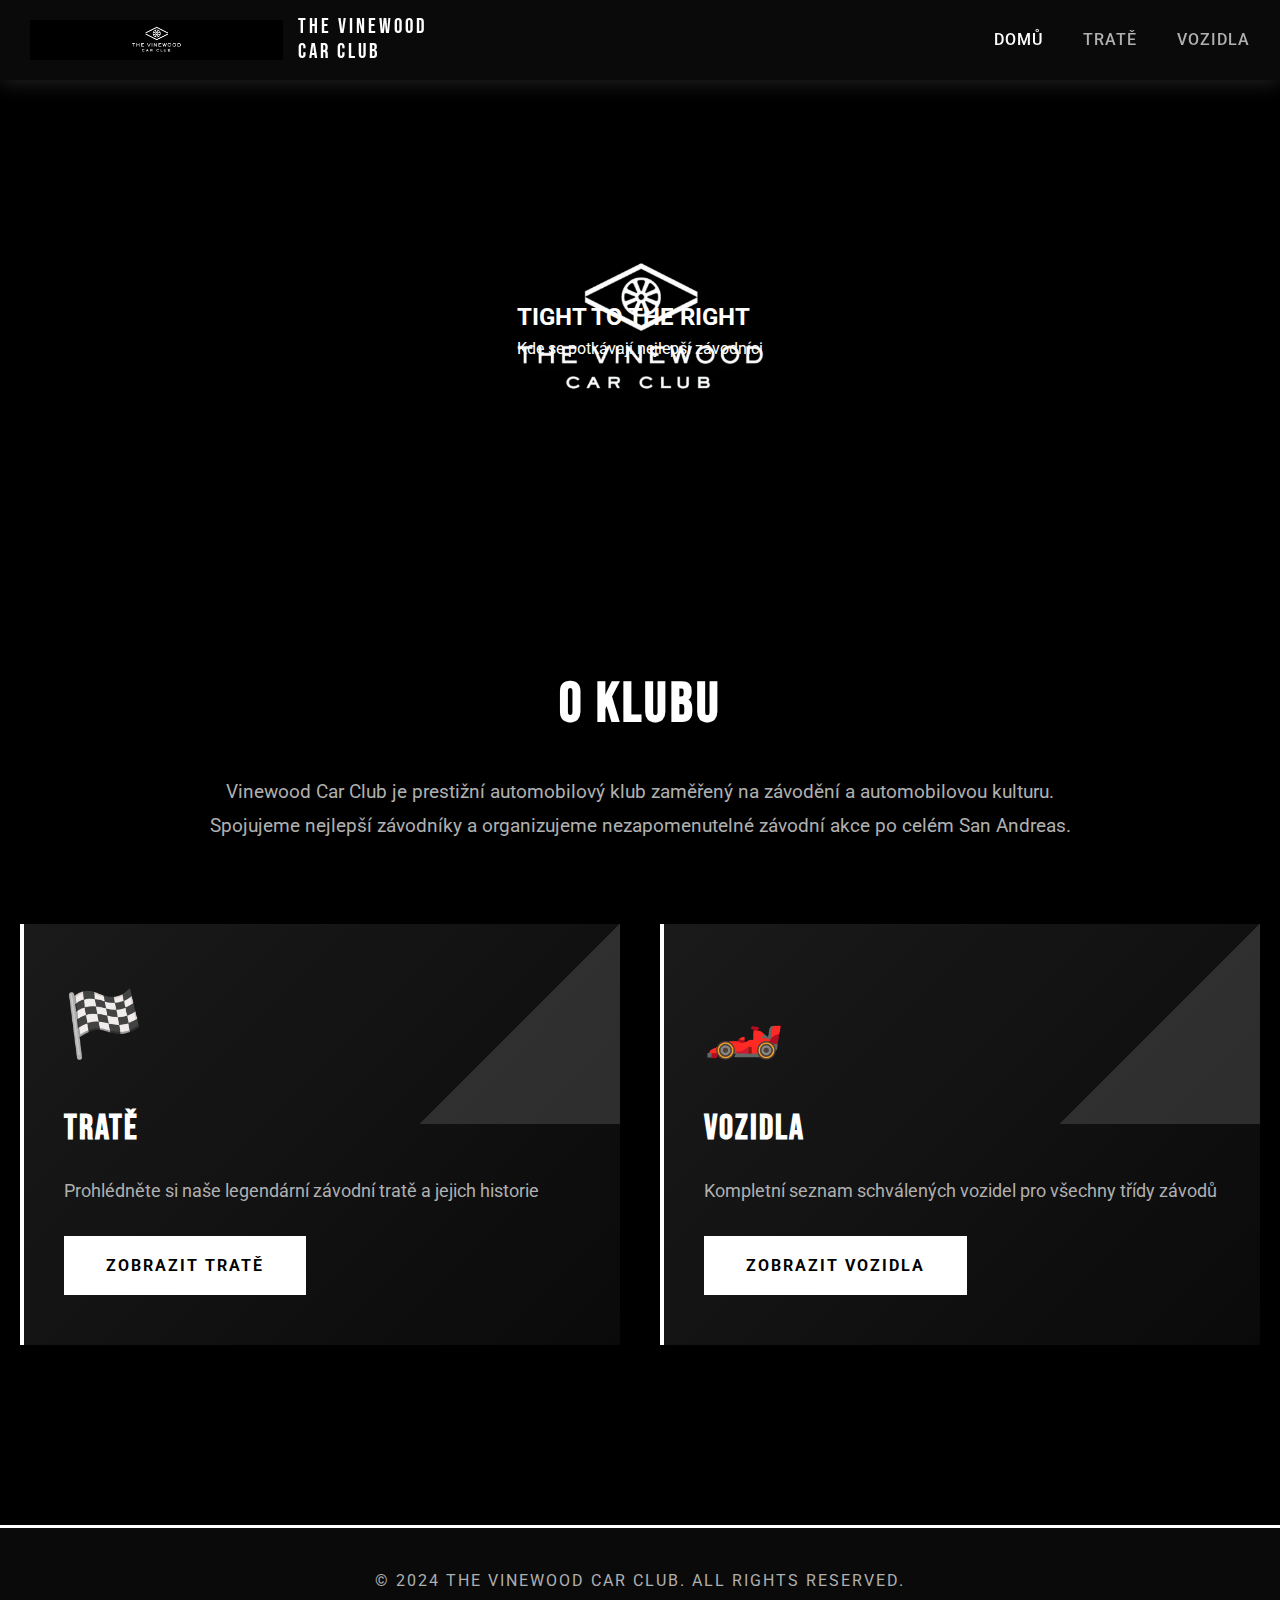
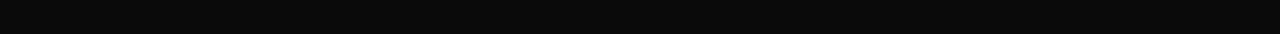
<file: index.html>
<!DOCTYPE html>
<html lang="cs">
<head>
    <meta charset="UTF-8">
    <meta name="viewport" content="width=device-width, initial-scale=1.0">
    <title>Vinewood Car Club</title>
    <link rel="stylesheet" href="style.css">
</head>
<body>
    <!-- Navigační menu -->
    <nav class="navbar">
        <div class="nav-container">
            <div class="nav-logo">
                <img src="banner.jpg" alt="VCC Logo" style="height: 40px; width: auto;">
                <h1>THE VINEWOOD<br>CAR CLUB</h1>
            </div>
            <ul class="nav-menu">
                <li class="nav-item">
                    <a href="index.html" class="nav-link active">Domů</a>
                </li>
                <li class="nav-item">
                    <a href="trate.html" class="nav-link">Tratě</a>
                </li>
                <li class="nav-item">
                    <a href="vozidla.html" class="nav-link">Vozidla</a>
                </li>
            </ul>
            <div class="hamburger">
                <span class="bar"></span>
                <span class="bar"></span>
                <span class="bar"></span>
            </div>
        </div>
    </nav>

    <!-- Banner sekce -->
    <section class="banner">
        <div class="banner-content">
            <h2 class="banner-title">TIGHT TO THE <span class="highlight">RIGHT</span></h2>
            <p class="banner-subtitle">Kde se potkávají nejlepší závodníci</p>
        </div>
    </section>

    <!-- Hlavní obsah -->
    <main class="main-content">
        <div class="container">
            <!-- O klubu sekce -->
            <section class="about-section">
                <h2>O KLUBU</h2>
                <p>Vinewood Car Club je prestižní automobilový klub zaměřený na závodění a automobilovou kulturu. Spojujeme nejlepší závodníky a organizujeme nezapomenutelné závodní akce po celém San Andreas.</p>
            </section>

            <!-- Rychlé odkazy -->
            <section class="quick-links">
                <div class="card">
                    <div class="card-icon">🏁</div>
                    <h3>TRATĚ</h3>
                    <p>Prohlédněte si naše legendární závodní tratě a jejich historie</p>
                    <a href="trate.html" class="btn">Zobrazit tratě</a>
                </div>
                <div class="card">
                    <div class="card-icon">🏎️</div>
                    <h3>VOZIDLA</h3>
                    <p>Kompletní seznam schválených vozidel pro všechny třídy závodů</p>
                    <a href="vozidla.html" class="btn">Zobrazit vozidla</a>
                </div>
            </section>
        </div>
    </main>

    <!-- Footer -->
    <footer class="footer">
        <div class="container">
            <p>&copy; 2024 THE VINEWOOD CAR CLUB. All Rights Reserved.</p>
        </div>
    </footer>

    <script src="script.js"></script>
</body>
</html>
</file>
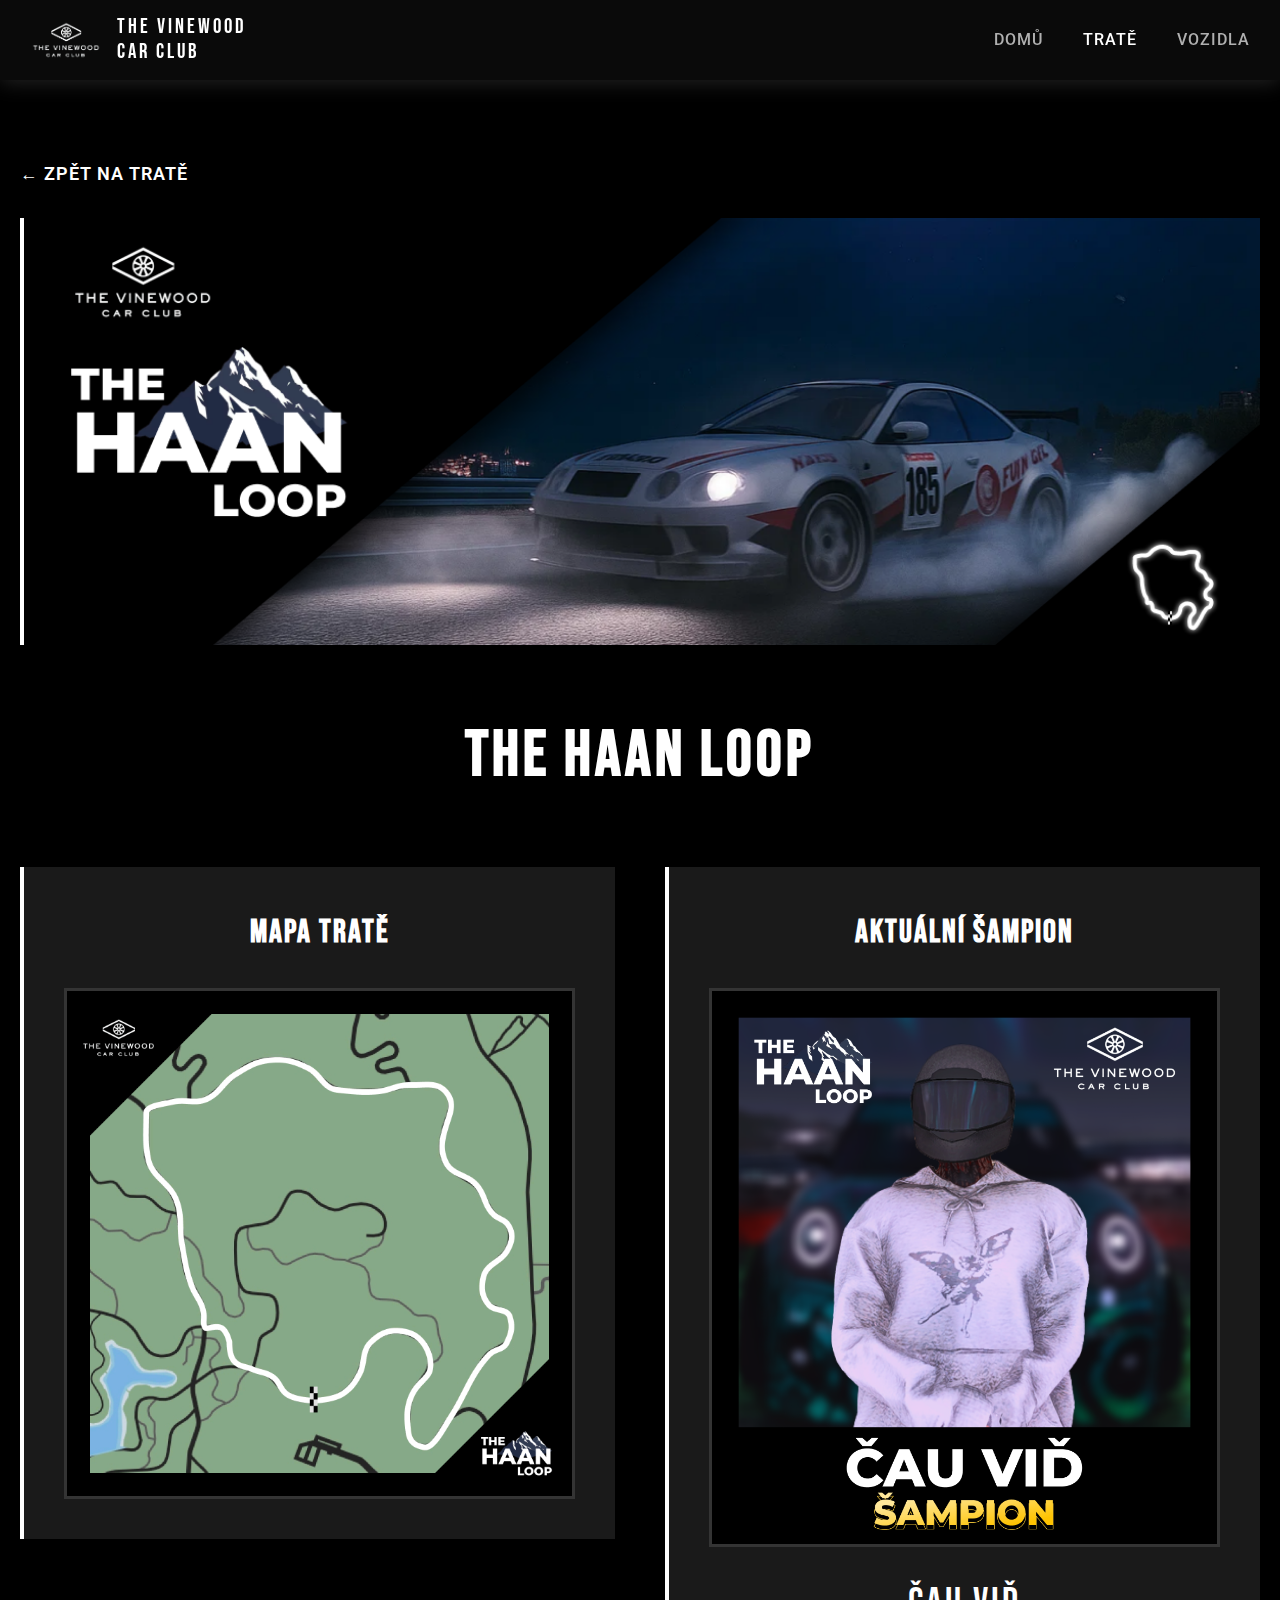
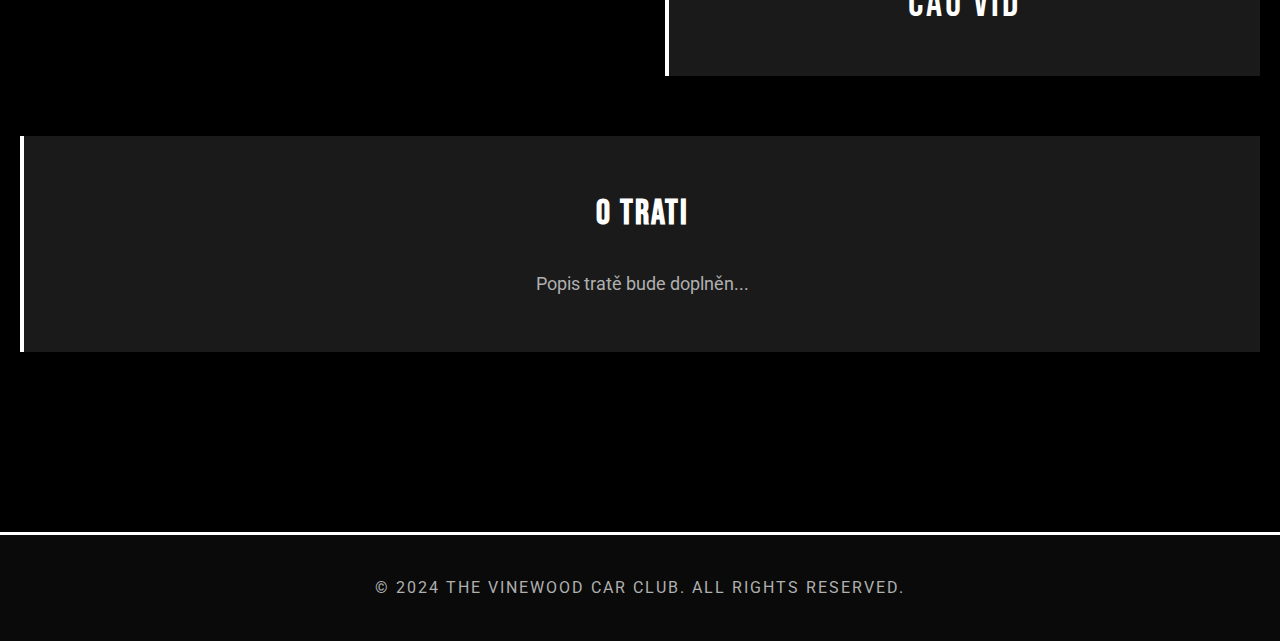
<file: track-haan.html>
<!DOCTYPE html>
<html lang="cs">
<head>
    <meta charset="UTF-8">
    <meta name="viewport" content="width=device-width, initial-scale=1.0">
    <title>The Haan Loop - Vinewood Car Club</title>
    <link rel="stylesheet" href="style.css">
</head>
<body>
    <!-- Navigační menu -->
    <nav class="navbar">
        <div class="nav-container">
            <div class="nav-logo">
                <img src="banner2.png" alt="VCC Logo" style="height: 40px; width: auto;">
                <h1>THE VINEWOOD<br>CAR CLUB</h1>
            </div>
            <ul class="nav-menu">
                <li class="nav-item">
                    <a href="index.html" class="nav-link">Domů</a>
                </li>
                <li class="nav-item">
                    <a href="trate.html" class="nav-link active">Tratě</a>
                </li>
                <li class="nav-item">
                    <a href="vozidla.html" class="nav-link">Vozidla</a>
                </li>
            </ul>
            <div class="hamburger">
                <span class="bar"></span>
                <span class="bar"></span>
                <span class="bar"></span>
            </div>
        </div>
    </nav>

    <!-- Hlavní obsah -->
    <main class="main-content">
        <div class="container">
            <!-- Zpět tlačítko -->
            <div class="back-link">
                <a href="trate.html">← Zpět na tratě</a>
            </div>

            <!-- Banner tratě -->
            <section class="track-detail-banner">
                <img src="tracks/TheHaanLoop.png" alt="The Haan Loop">
            </section>

            <!-- Detail tratě -->
            <section class="track-detail-content">
                <h1>THE HAAN <span>LOOP</span></h1>
                
                <div class="track-info-grid">
                    <div class="track-map">
                        <h4>MAPA TRATĚ</h4>
                        <img src="tracks/TheHaanLoop_Map.png" alt="The Haan Loop Map">
                    </div>
                    
                    <div class="track-champion">
                        <h4>AKTUÁLNÍ ŠAMPION</h4>
                        <img src="tracks/TheHaanLoop_Champion.png" alt="Čau Viď">
                        <p class="champion-name">ČAU VIĎ</p>
                    </div>
                </div>
                
                <div class="track-description">
                    <h4>O TRATI</h4>
                    <p>Popis tratě bude doplněn...</p>
                </div>
            </section>
        </div>
    </main>

    <!-- Footer -->
    <footer class="footer">
        <div class="container">
            <p>&copy; 2024 THE VINEWOOD CAR CLUB. All Rights Reserved.</p>
        </div>
    </footer>

    <script src="script.js"></script>
</body>
</html>
</file>
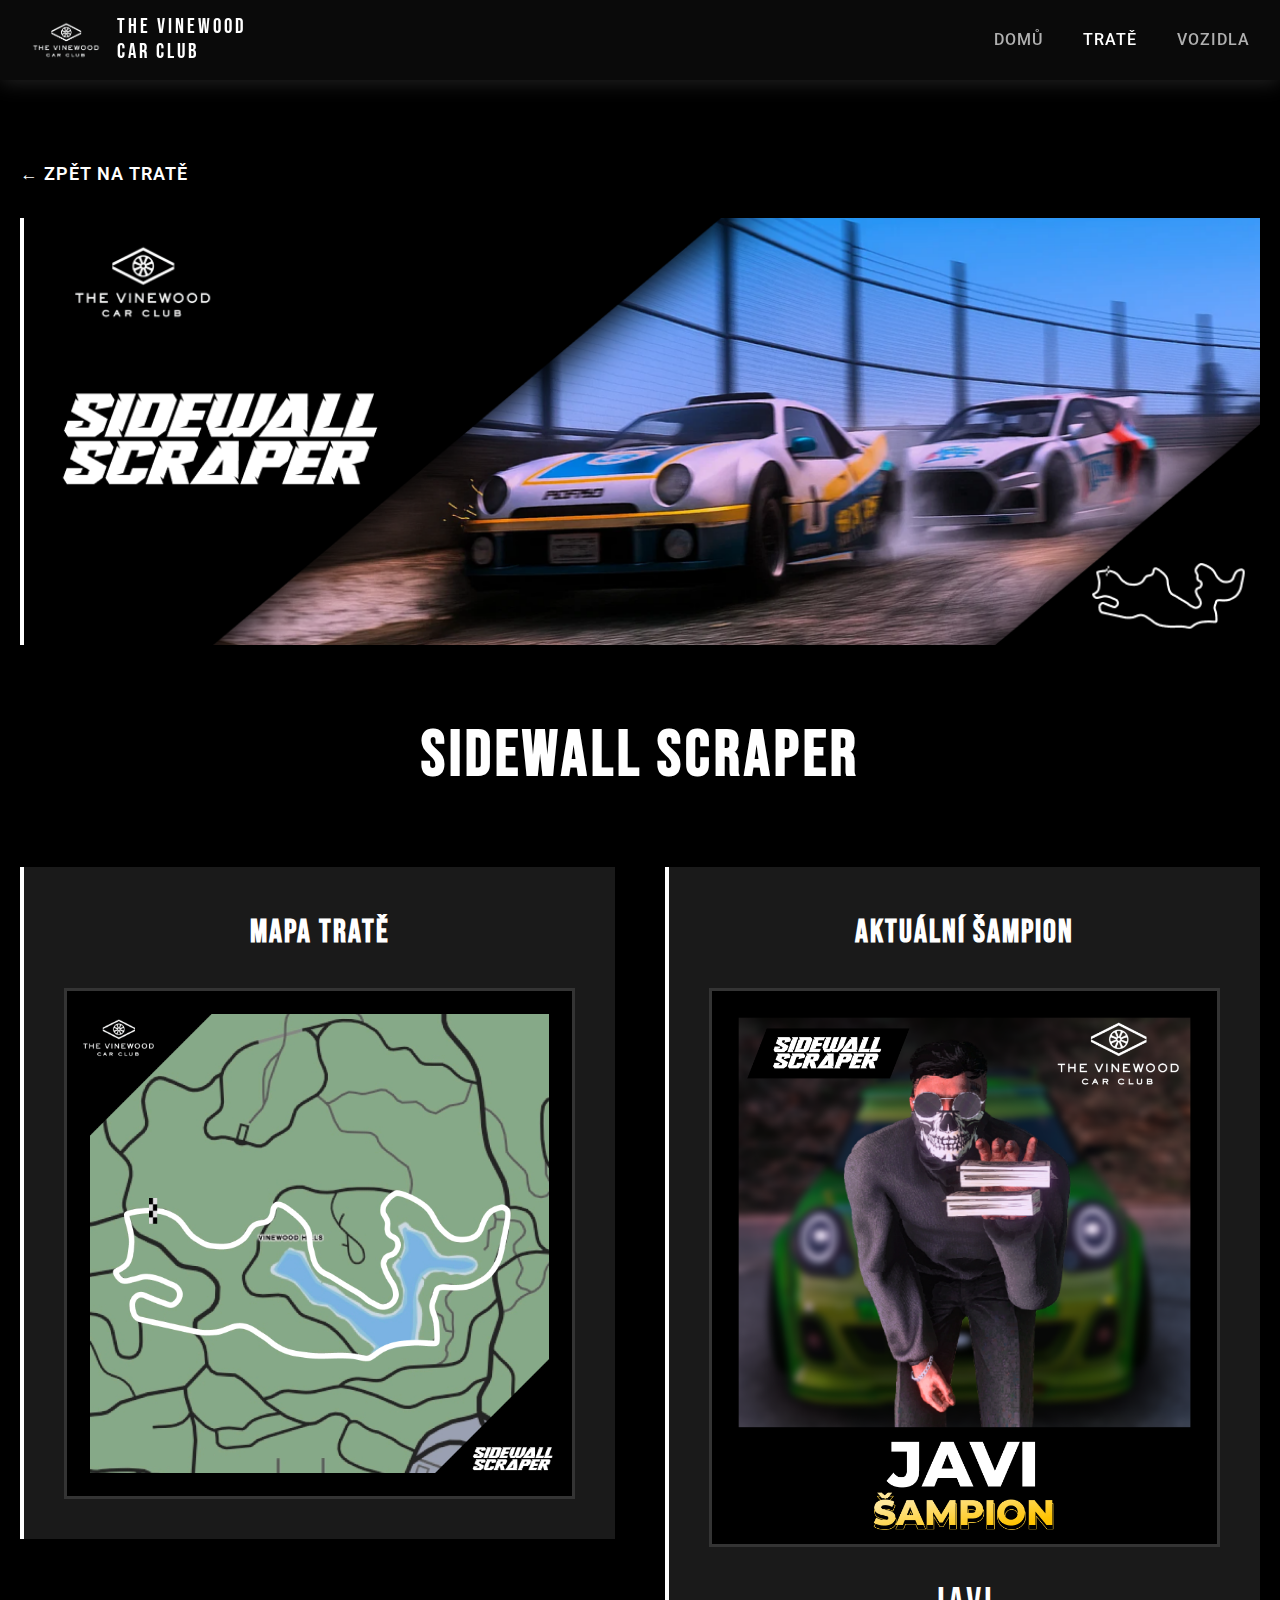
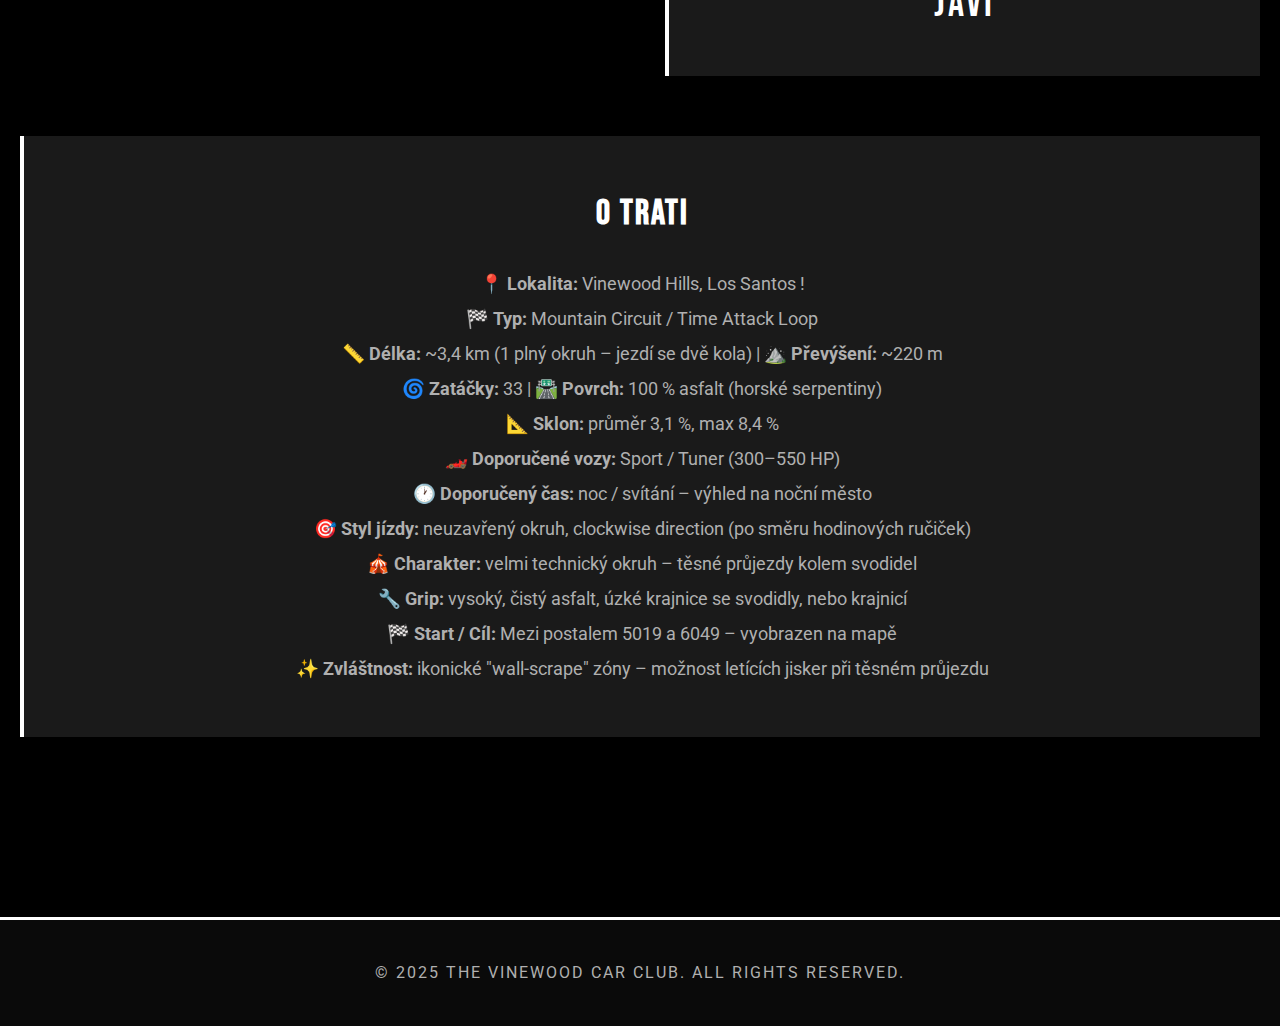
<file: track-sidewall.html>
<!DOCTYPE html>
<html lang="cs">
<head>
    <meta charset="UTF-8">
    <meta name="viewport" content="width=device-width, initial-scale=1.0">
    <title>Sidewall Scraper - Vinewood Car Club</title>
    <link rel="stylesheet" href="style.css">
</head>
<body>
    <!-- Navigační menu -->
    <nav class="navbar">
        <div class="nav-container">
            <div class="nav-logo">
                <img src="banner2.png" alt="VCC Logo" style="height: 40px; width: auto;">
                <h1>THE VINEWOOD<br>CAR CLUB</h1>
            </div>
            <ul class="nav-menu">
                <li class="nav-item">
                    <a href="index.html" class="nav-link">Domů</a>
                </li>
                <li class="nav-item">
                    <a href="trate.html" class="nav-link active">Tratě</a>
                </li>
                <li class="nav-item">
                    <a href="vozidla.html" class="nav-link">Vozidla</a>
                </li>
            </ul>
            <div class="hamburger">
                <span class="bar"></span>
                <span class="bar"></span>
                <span class="bar"></span>
            </div>
        </div>
    </nav>

    <!-- Hlavní obsah -->
    <main class="main-content">
        <div class="container">
            <!-- Zpět tlačítko -->
            <div class="back-link">
                <a href="trate.html">← Zpět na tratě</a>
            </div>

            <!-- Banner tratě -->
            <section class="track-detail-banner">
                <img src="tracks/SidewallScraper.png" alt="Sidewall Scraper">
            </section>

            <!-- Detail tratě -->
            <section class="track-detail-content">
                <h1>SIDEWALL <span>SCRAPER</span></h1>
                
                <div class="track-info-grid">
                    <div class="track-map">
                        <h4>MAPA TRATĚ</h4>
                        <img src="tracks/SidewallScraperMap.png" alt="Sidewall Scraper Map">
                    </div>
                    
                    <div class="track-champion">
                        <h4>AKTUÁLNÍ ŠAMPION</h4>
                        <img src="tracks/SS_Champion.png" alt="Javi">
                        <p class="champion-name">JAVI</p>
                    </div>
                </div>
                
                <div class="track-description">
                    <h4>O TRATI</h4>
                    <p><strong>📍 Lokalita:</strong> Vinewood Hills, Los Santos !</p>
                    <p><strong>🏁 Typ:</strong> Mountain Circuit / Time Attack Loop</p>
                    <p><strong>📏 Délka:</strong> ~3,4 km (1 plný okruh – jezdí se dvě kola) | <strong>⛰️ Převýšení:</strong> ~220 m</p>
                    <p><strong>🌀 Zatáčky:</strong> 33 | <strong>🛣️ Povrch:</strong> 100 % asfalt (horské serpentiny)</p>
                    <p><strong>📐 Sklon:</strong> průměr 3,1 %, max 8,4 %</p>
                    <p><strong>🏎️ Doporučené vozy:</strong> Sport / Tuner (300–550 HP)</p>
                    <p><strong>🕐 Doporučený čas:</strong> noc / svítání – výhled na noční město</p>
                    <p><strong>🎯 Styl jízdy:</strong> neuzavřený okruh, clockwise direction (po směru hodinových ručiček)</p>
                    <p><strong>🎪 Charakter:</strong> velmi technický okruh – těsné průjezdy kolem svodidel</p>
                    <p><strong>🔧 Grip:</strong> vysoký, čistý asfalt, úzké krajnice se svodidly, nebo krajnicí</p>
                    <p><strong>🏁 Start / Cíl:</strong> Mezi postalem 5019 a 6049 – vyobrazen na mapě</p>
                    <p><strong>✨ Zvláštnost:</strong> ikonické "wall-scrape" zóny – možnost letících jisker při těsném průjezdu</p>
                </div>
            </section>
        </div>
    </main>

    <!-- Footer -->
    <footer class="footer">
        <div class="container">
            <p>&copy; 2025 THE VINEWOOD CAR CLUB. All Rights Reserved.</p>
        </div>
    </footer>

    <script src="script.js"></script>
</body>
</html>
</file>
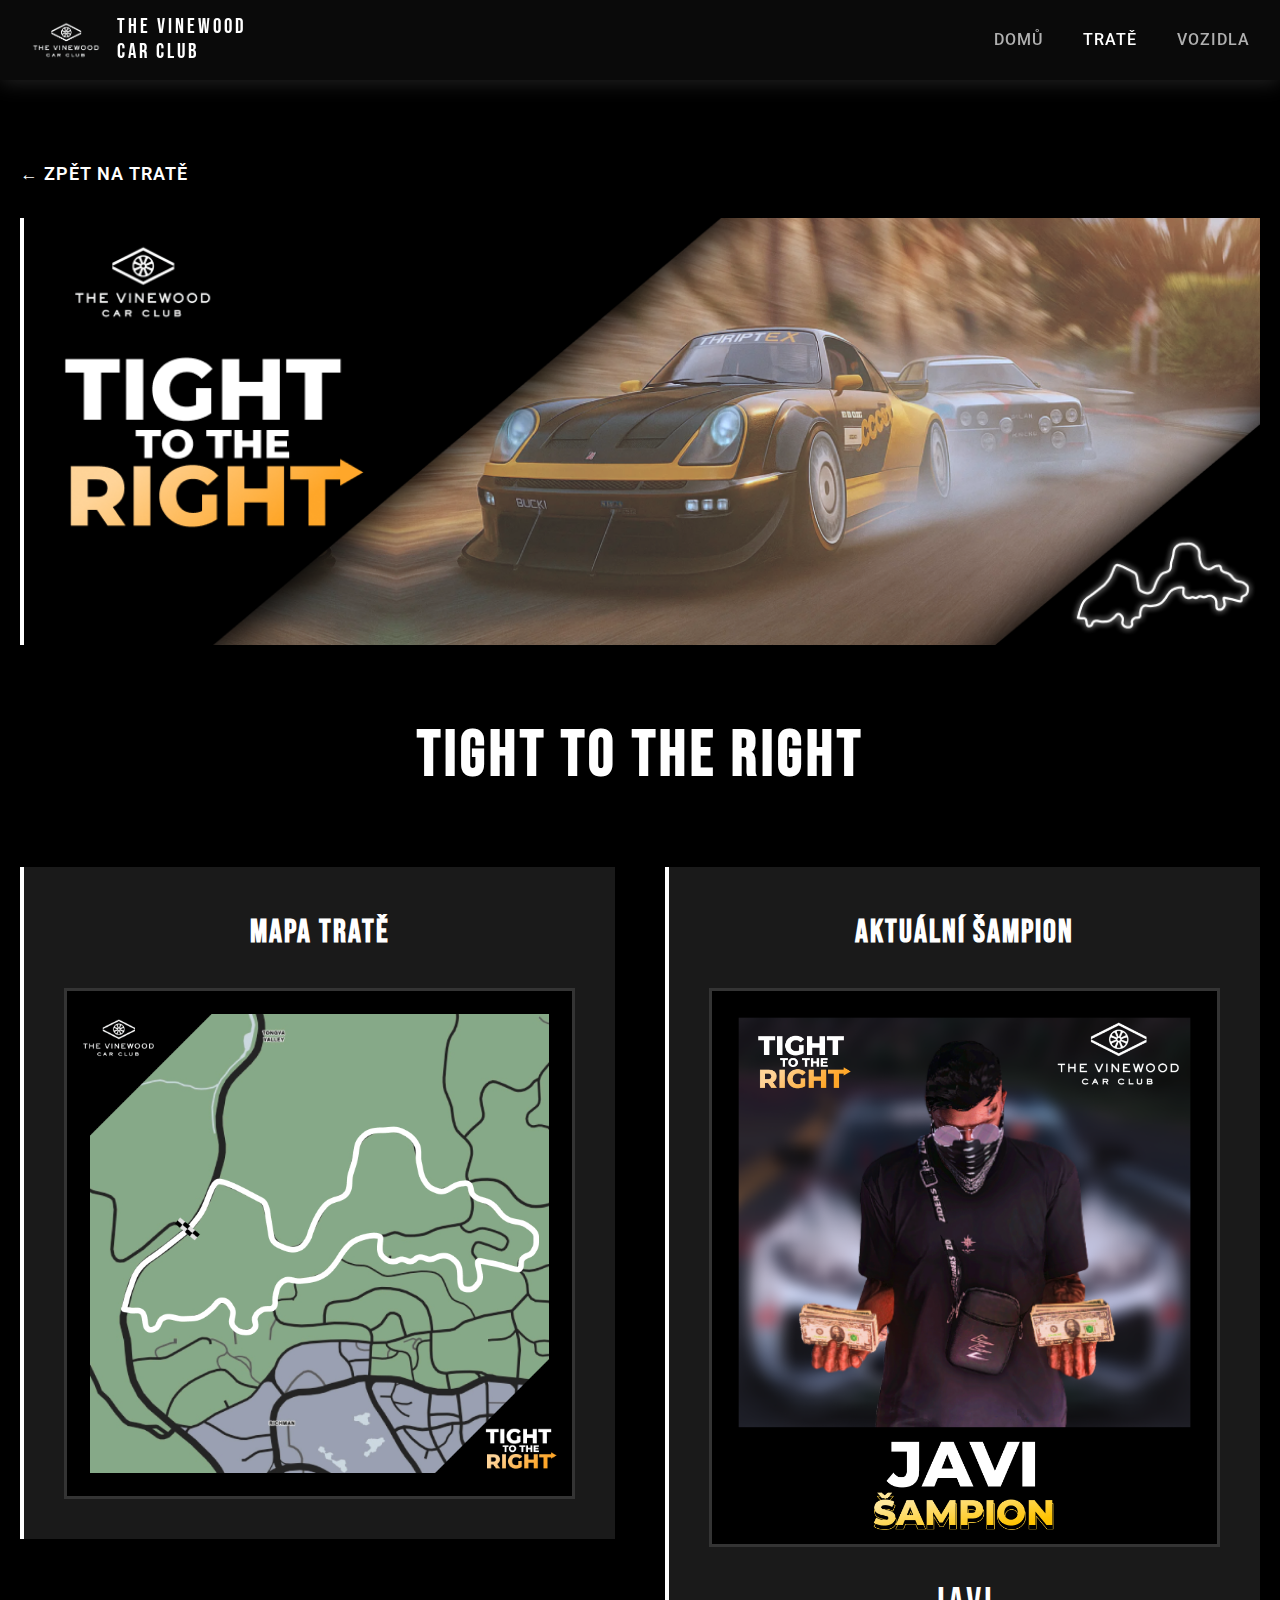
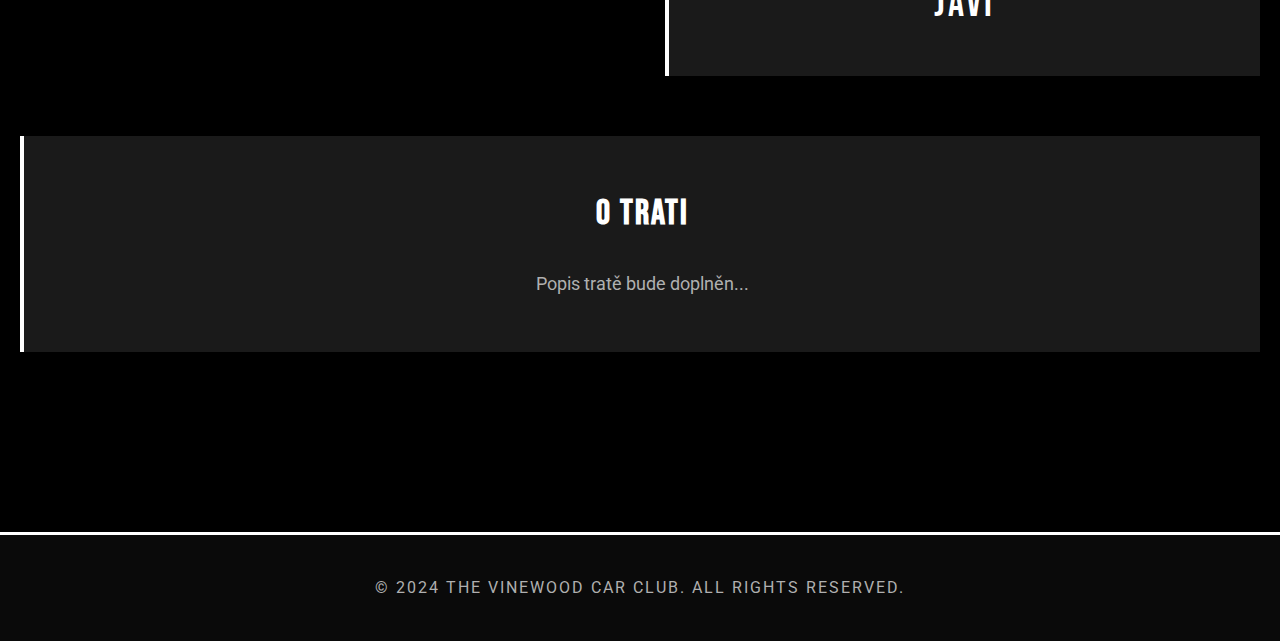
<file: track-tight.html>
<!DOCTYPE html>
<html lang="cs">
<head>
    <meta charset="UTF-8">
    <meta name="viewport" content="width=device-width, initial-scale=1.0">
    <title>Tight to the Right - Vinewood Car Club</title>
    <link rel="stylesheet" href="style.css">
</head>
<body>
    <!-- Navigační menu -->
    <nav class="navbar">
        <div class="nav-container">
            <div class="nav-logo">
                <img src="banner2.png" alt="VCC Logo" style="height: 40px; width: auto;">
                <h1>THE VINEWOOD<br>CAR CLUB</h1>
            </div>
            <ul class="nav-menu">
                <li class="nav-item">
                    <a href="index.html" class="nav-link">Domů</a>
                </li>
                <li class="nav-item">
                    <a href="trate.html" class="nav-link active">Tratě</a>
                </li>
                <li class="nav-item">
                    <a href="vozidla.html" class="nav-link">Vozidla</a>
                </li>
            </ul>
            <div class="hamburger">
                <span class="bar"></span>
                <span class="bar"></span>
                <span class="bar"></span>
            </div>
        </div>
    </nav>

    <!-- Hlavní obsah -->
    <main class="main-content">
        <div class="container">
            <!-- Zpět tlačítko -->
            <div class="back-link">
                <a href="trate.html">← Zpět na tratě</a>
            </div>

            <!-- Banner tratě -->
            <section class="track-detail-banner">
                <img src="tracks/TightToTheRight.png" alt="Tight to the Right">
            </section>

            <!-- Detail tratě -->
            <section class="track-detail-content">
                <h1>TIGHT TO THE <span>RIGHT</span></h1>
                
                <div class="track-info-grid">
                    <div class="track-map">
                        <h4>MAPA TRATĚ</h4>
                        <img src="tracks/TightToTheRight_Map.png" alt="Tight to the Right Map">
                    </div>
                    
                    <div class="track-champion">
                        <h4>AKTUÁLNÍ ŠAMPION</h4>
                        <img src="tracks/TTTR_Champion.png" alt="Javi">
                        <p class="champion-name">JAVI</p>
                    </div>
                </div>
                
                <div class="track-description">
                    <h4>O TRATI</h4>
                    <p>Popis tratě bude doplněn...</p>
                </div>
            </section>
        </div>
    </main>

    <!-- Footer -->
    <footer class="footer">
        <div class="container">
            <p>&copy; 2024 THE VINEWOOD CAR CLUB. All Rights Reserved.</p>
        </div>
    </footer>

    <script src="script.js"></script>
</body>
</html>
</file>
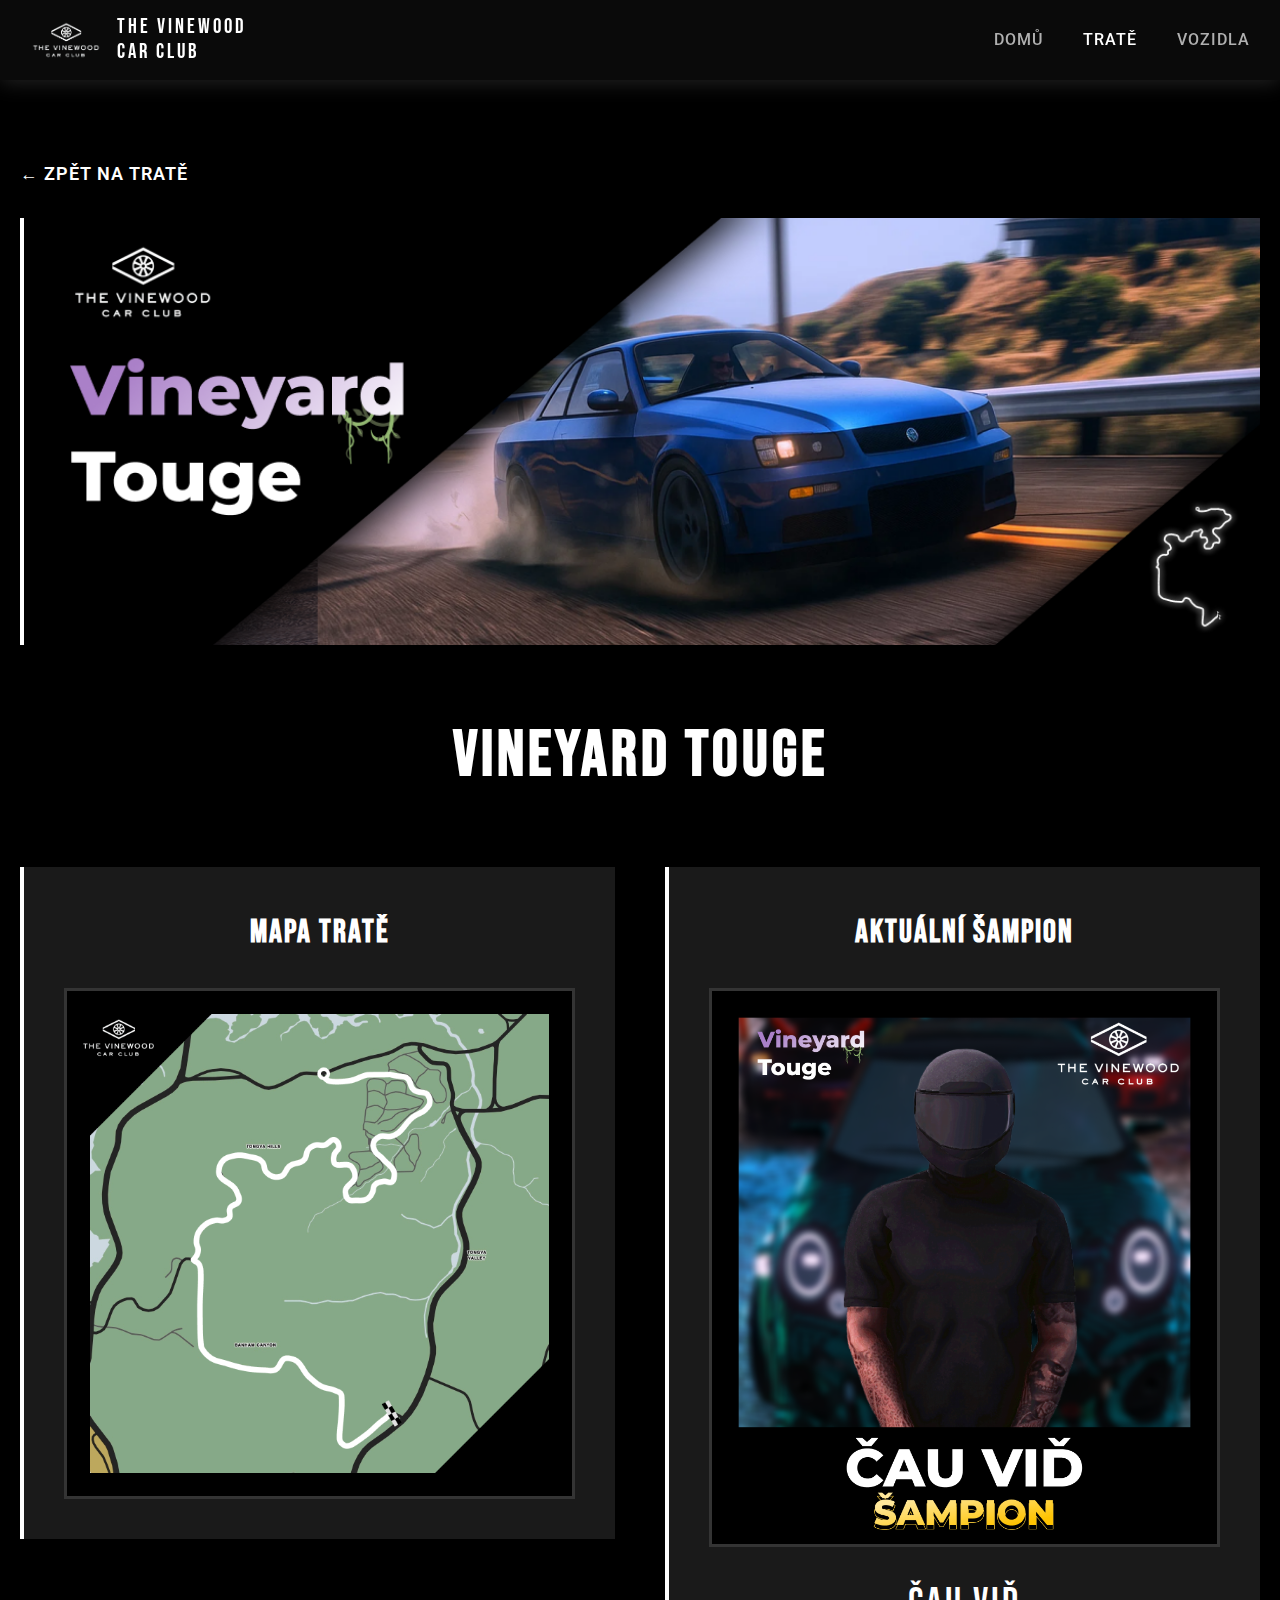
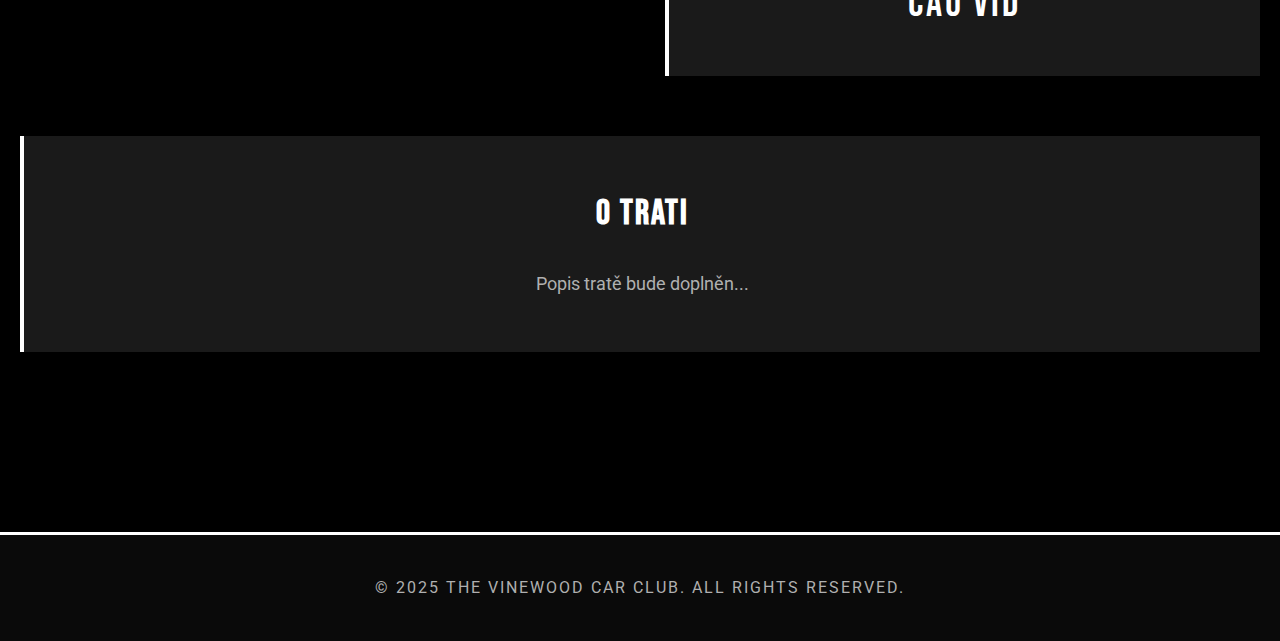
<file: track-vineyard.html>
<!DOCTYPE html>
<html lang="cs">
<head>
    <meta charset="UTF-8">
    <meta name="viewport" content="width=device-width, initial-scale=1.0">
    <title>Vineyard Touge - Vinewood Car Club</title>
    <link rel="stylesheet" href="style.css">
</head>
<body>
    <!-- Navigační menu -->
    <nav class="navbar">
        <div class="nav-container">
            <div class="nav-logo">
                <img src="banner2.png" alt="VCC Logo" style="height: 40px; width: auto;">
                <h1>THE VINEWOOD<br>CAR CLUB</h1>
            </div>
            <ul class="nav-menu">
                <li class="nav-item">
                    <a href="index.html" class="nav-link">Domů</a>
                </li>
                <li class="nav-item">
                    <a href="trate.html" class="nav-link active">Tratě</a>
                </li>
                <li class="nav-item">
                    <a href="vozidla.html" class="nav-link">Vozidla</a>
                </li>
            </ul>
            <div class="hamburger">
                <span class="bar"></span>
                <span class="bar"></span>
                <span class="bar"></span>
            </div>
        </div>
    </nav>

    <!-- Hlavní obsah -->
    <main class="main-content">
        <div class="container">
            <!-- Zpět tlačítko -->
            <div class="back-link">
                <a href="trate.html">← Zpět na tratě</a>
            </div>

            <!-- Banner tratě -->
            <section class="track-detail-banner">
                <img src="tracks/Vineyard_Touge.png" alt="Vineyard Touge">
            </section>

            <!-- Detail tratě -->
            <section class="track-detail-content">
                <h1>VINEYARD <span>TOUGE</span></h1>
                
                <div class="track-info-grid">
                    <div class="track-map">
                        <h4>MAPA TRATĚ</h4>
                        <img src="tracks/Vineyard_Map.png" alt="Vineyard Touge Map">
                    </div>
                    
                    <div class="track-champion">
                        <h4>AKTUÁLNÍ ŠAMPION</h4>
                        <img src="tracks/Vineyard_Champion.png" alt="Čau Viď">
                        <p class="champion-name">ČAU VIĎ</p>
                    </div>
                </div>
                
                <div class="track-description">
                    <h4>O TRATI</h4>
                    <p>Popis tratě bude doplněn...</p>
                </div>
            </section>
        </div>
    </main>

    <!-- Footer -->
    <footer class="footer">
        <div class="container">
            <p>&copy; 2025 THE VINEWOOD CAR CLUB. All Rights Reserved.</p>
        </div>
    </footer>

    <script src="script.js"></script>
</body>
</html>
</file>
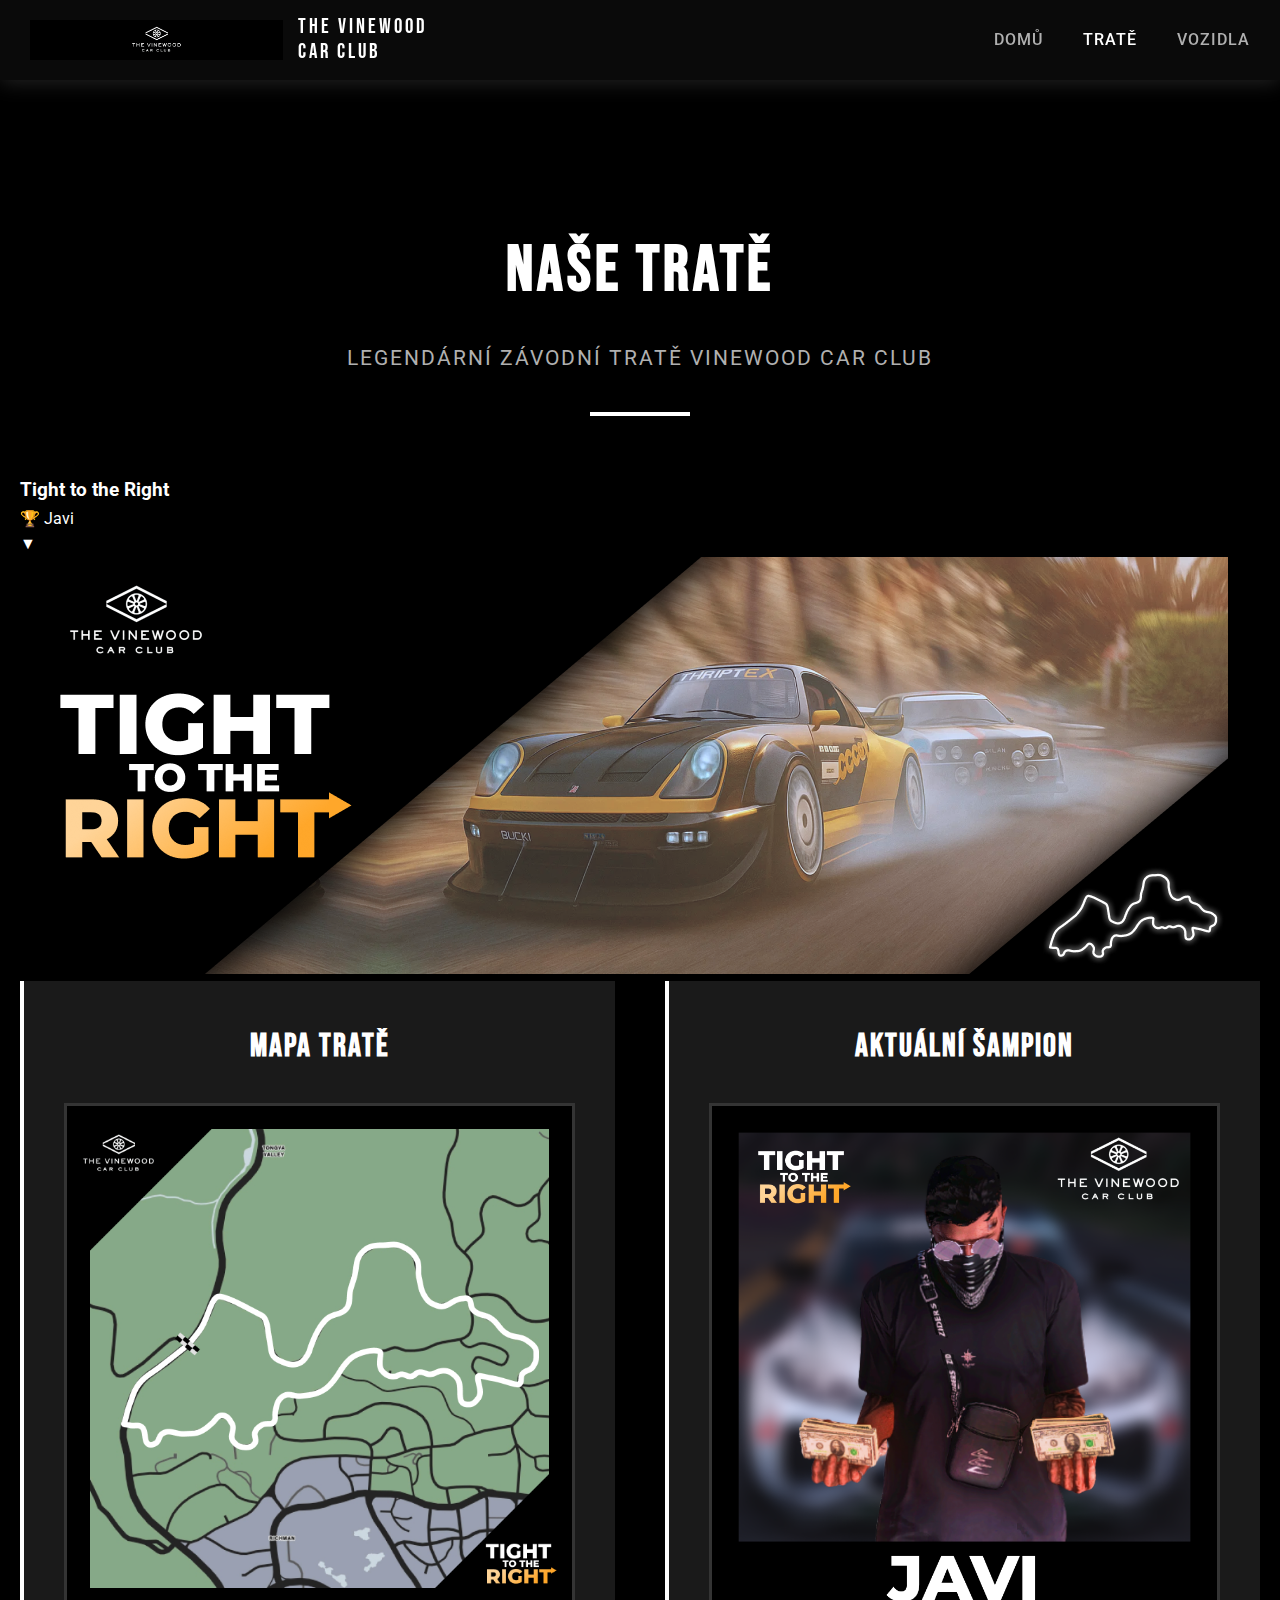
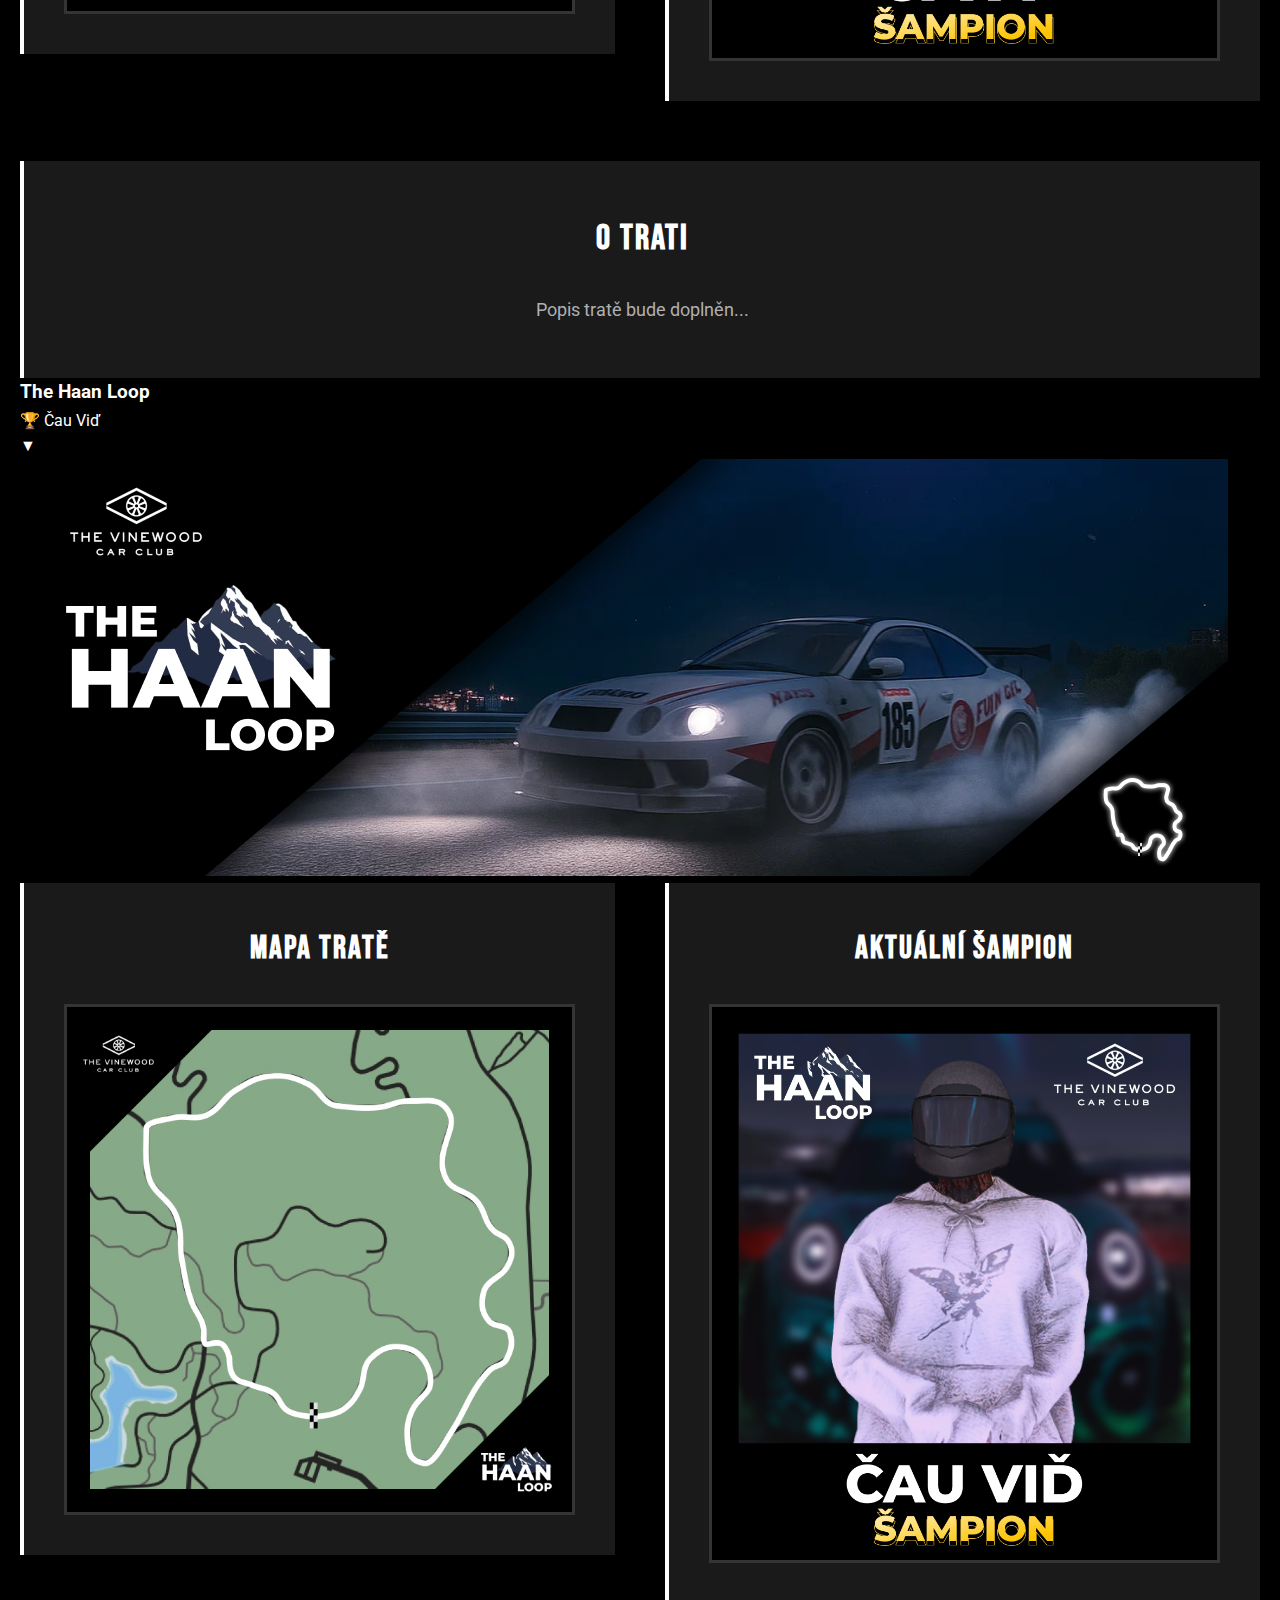
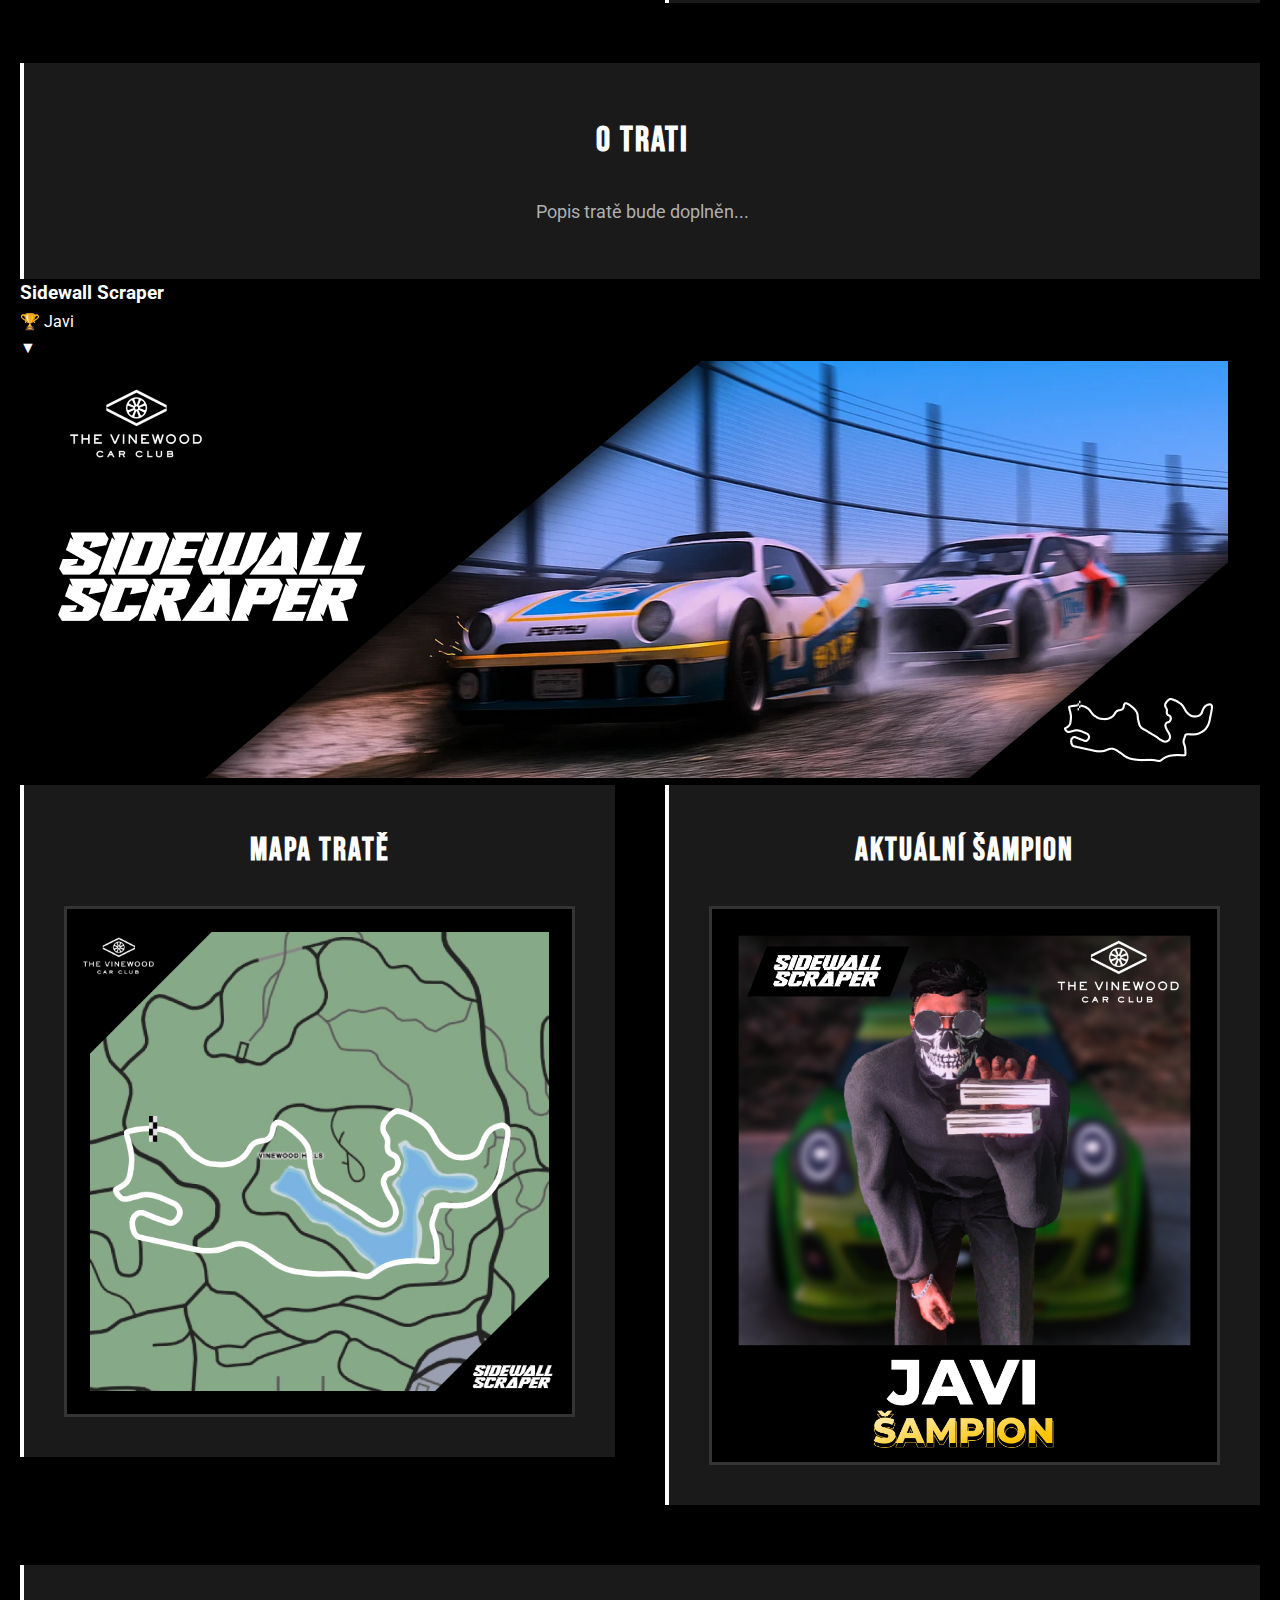
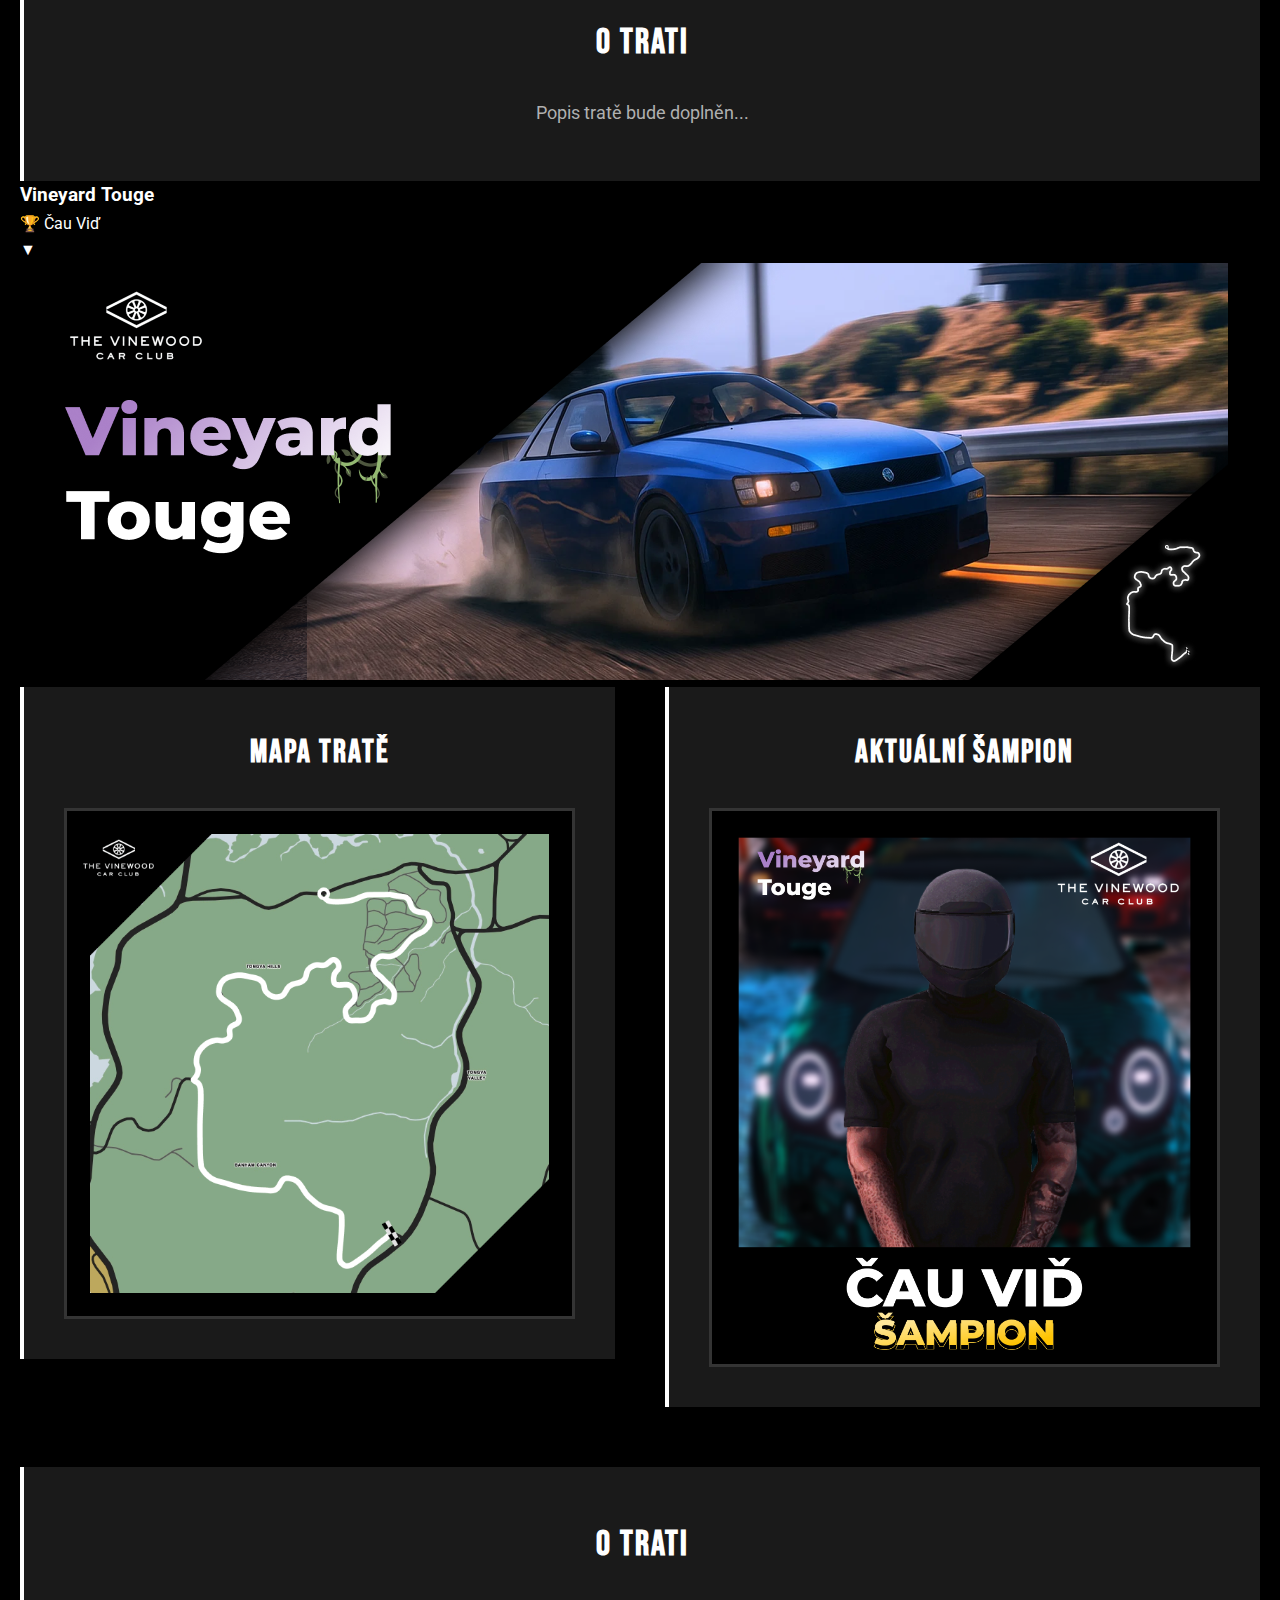
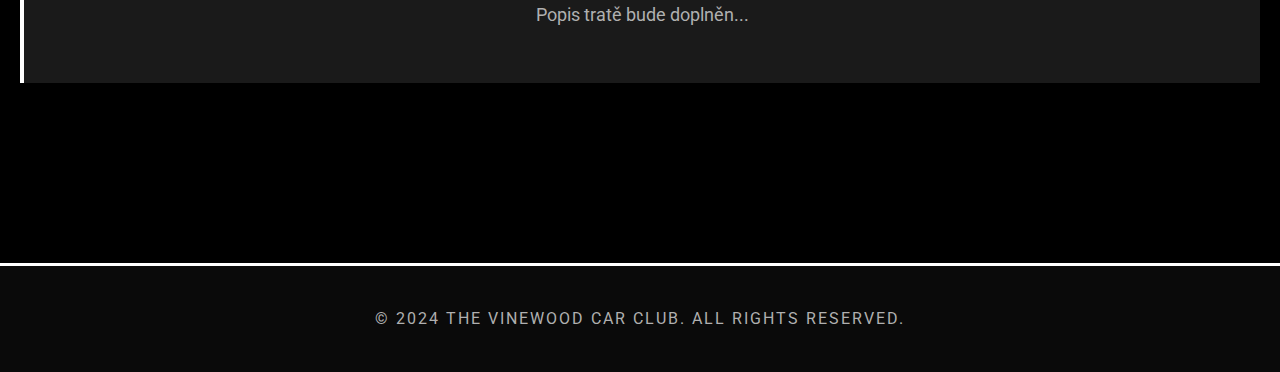
<file: trate.html>
<!DOCTYPE html>
<html lang="cs">
<head>
    <meta charset="UTF-8">
    <meta name="viewport" content="width=device-width, initial-scale=1.0">
    <title>Tratě - Vinewood Car Club</title>
    <link rel="stylesheet" href="style.css">
</head>
<body>
    <!-- Navigační menu -->
    <nav class="navbar">
        <div class="nav-container">
            <div class="nav-logo">
                <img src="banner.jpg" alt="VCC Logo" style="height: 40px; width: auto;">
                <h1>THE VINEWOOD<br>CAR CLUB</h1>
            </div>
            <ul class="nav-menu">
                <li class="nav-item">
                    <a href="index.html" class="nav-link">Domů</a>
                </li>
                <li class="nav-item">
                    <a href="trate.html" class="nav-link active">Tratě</a>
                </li>
                <li class="nav-item">
                    <a href="vozidla.html" class="nav-link">Vozidla</a>
                </li>
            </ul>
            <div class="hamburger">
                <span class="bar"></span>
                <span class="bar"></span>
                <span class="bar"></span>
            </div>
        </div>
    </nav>

    <!-- Hlavní obsah -->
    <main class="main-content">
        <div class="container">
            <section class="page-header">
                <h1>NAŠE <span>TRATĚ</span></h1>
                <p>Legendární závodní tratě Vinewood Car Club</p>
            </section>

            <!-- Kontejner pro tratě -->
            <section class="tracks-section">
                <div id="tracksContainer" class="tracks-container">
                    <!-- Tratě se načtou pomocí JS -->
                </div>
            </section>
        </div>
    </main>

    <!-- Footer -->
    <footer class="footer">
        <div class="container">
            <p>&copy; 2024 THE VINEWOOD CAR CLUB. All Rights Reserved.</p>
        </div>
    </footer>

    <script src="tracks_data.js"></script>
    <script src="tracks.js"></script>
    <script src="script.js"></script>
</body>
</html>
</file>
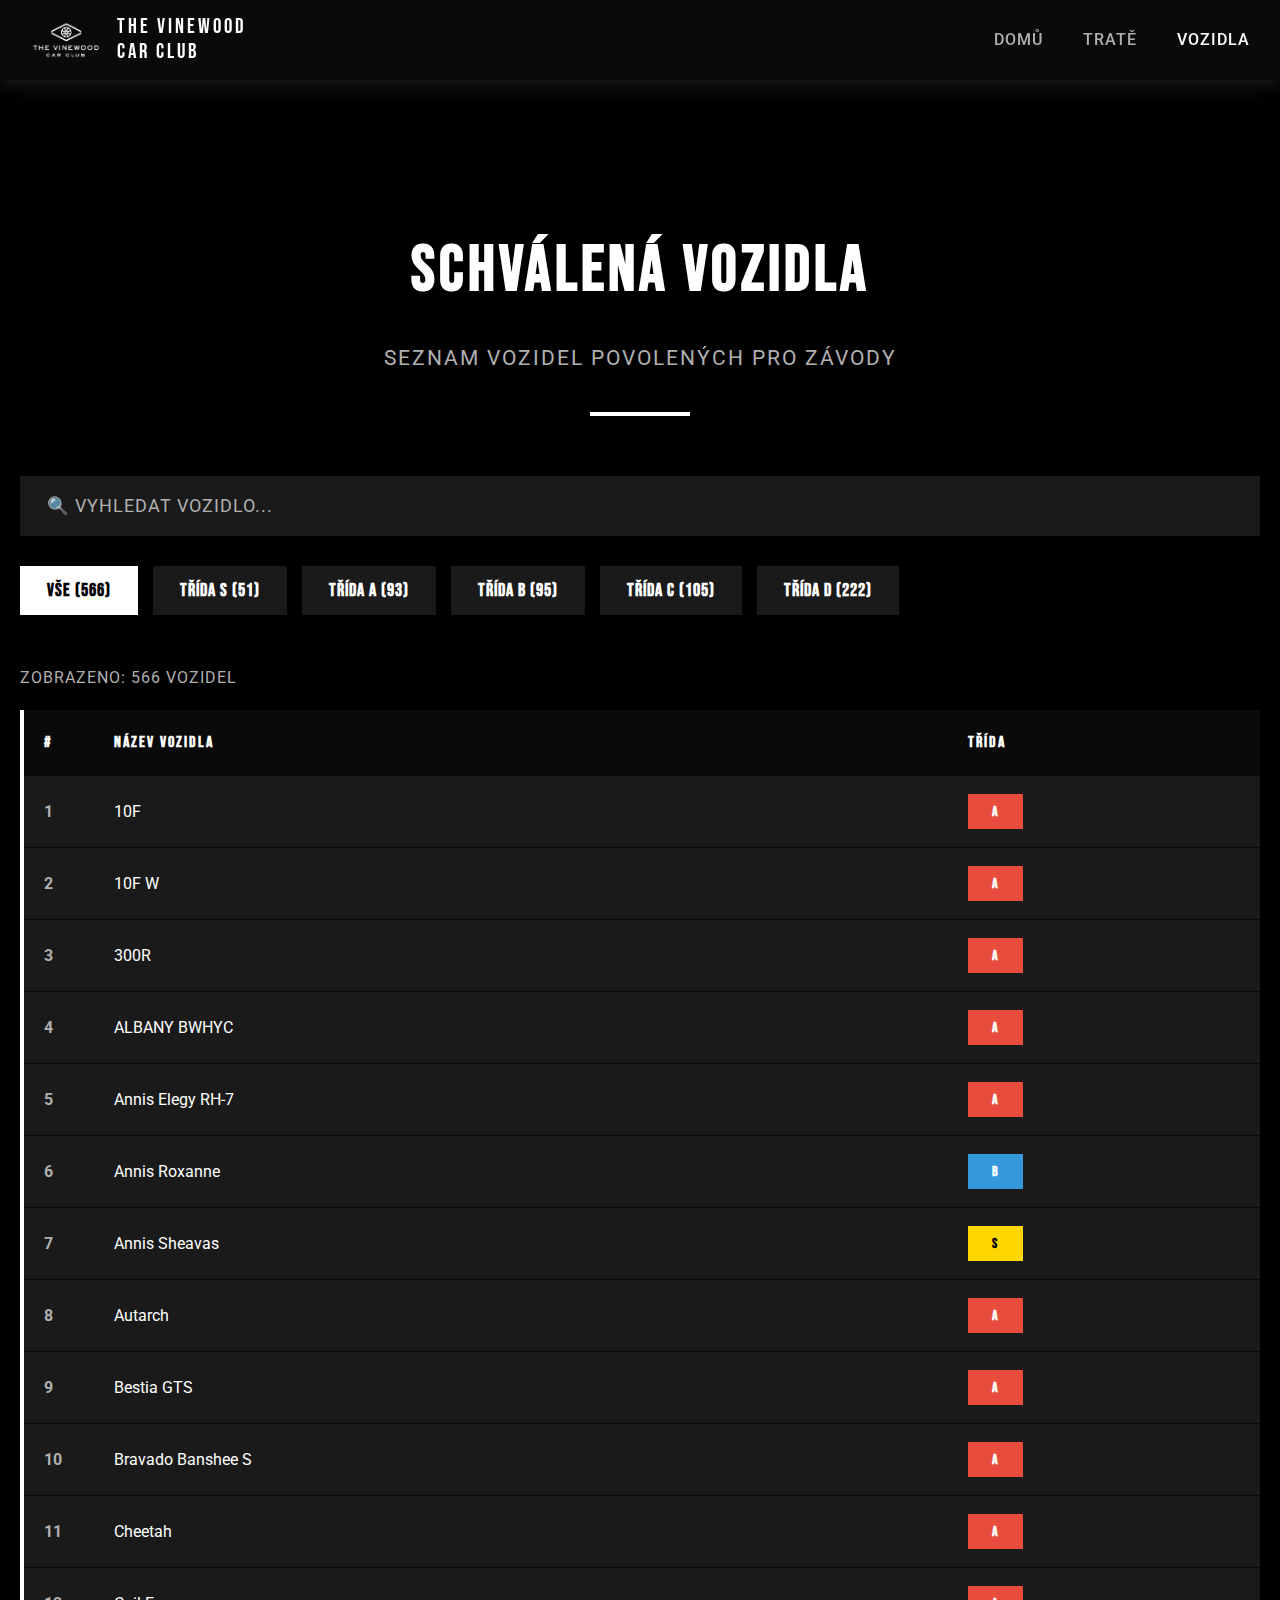
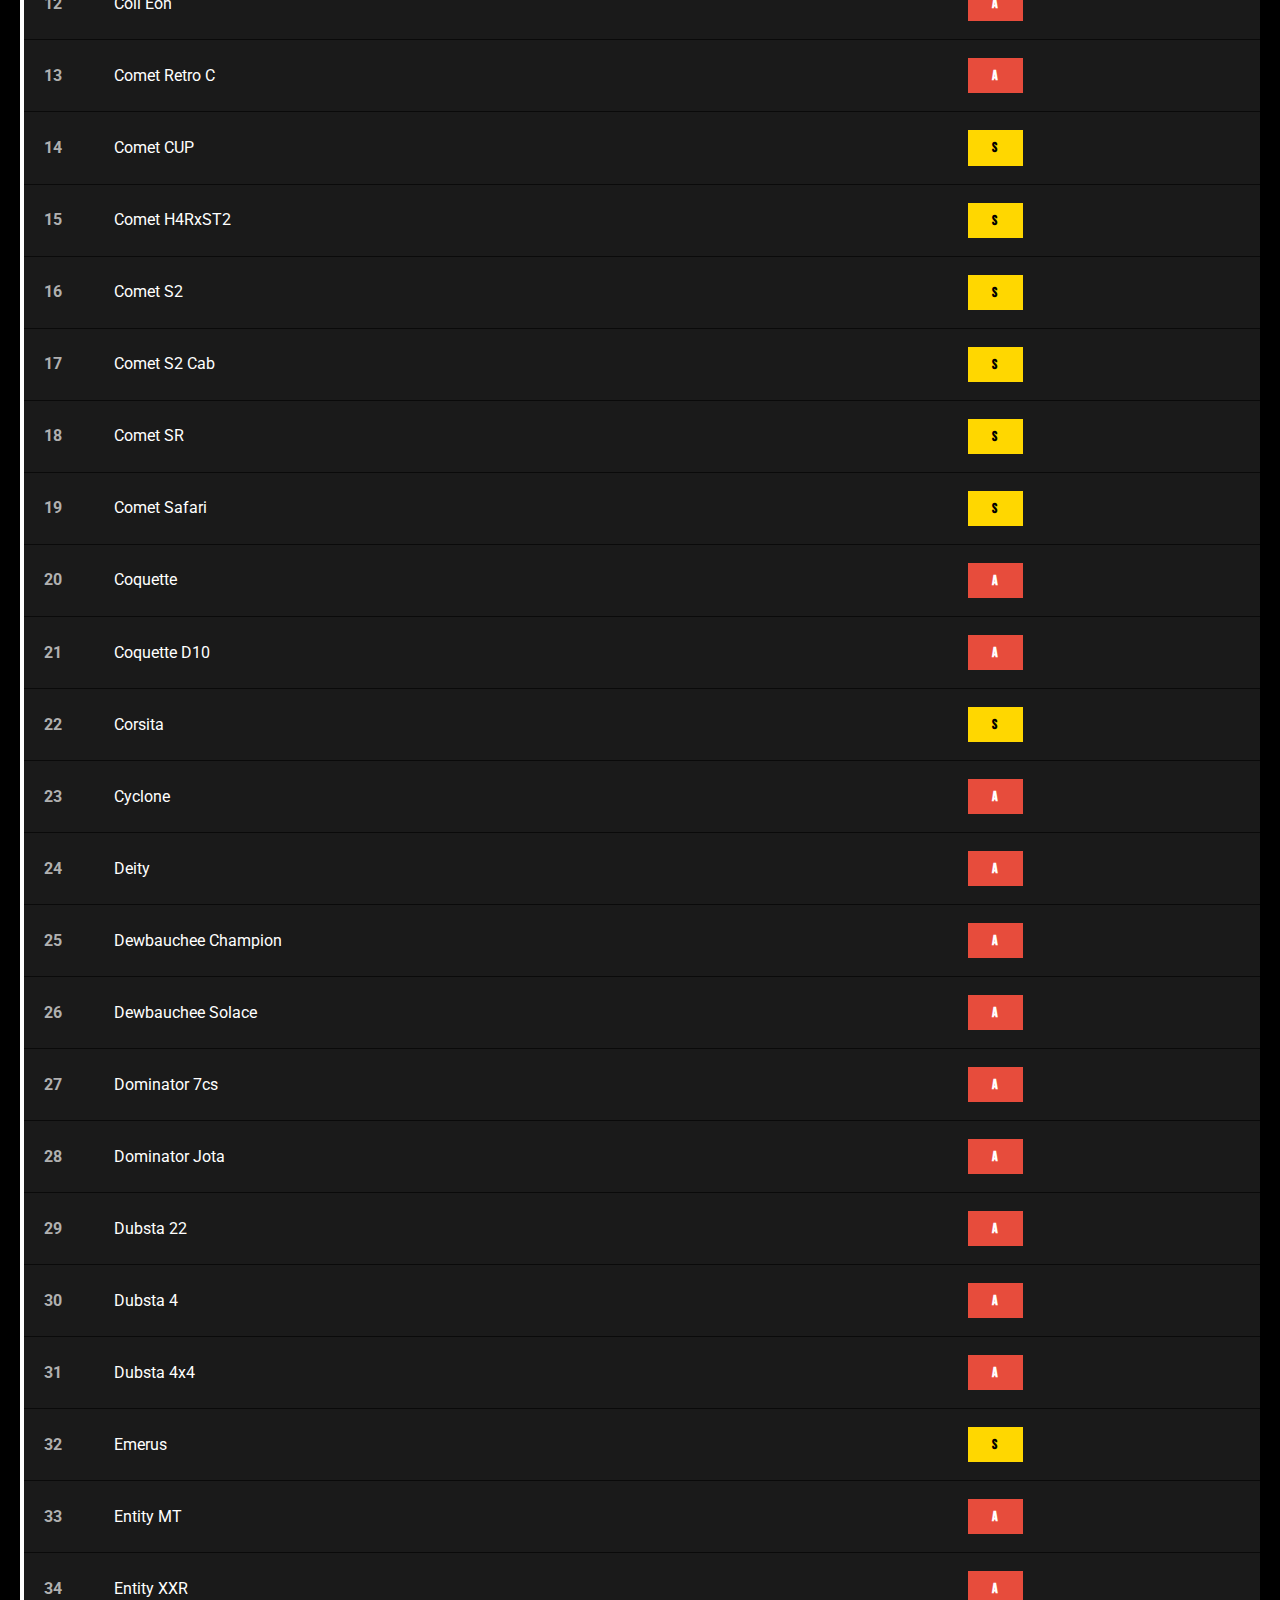
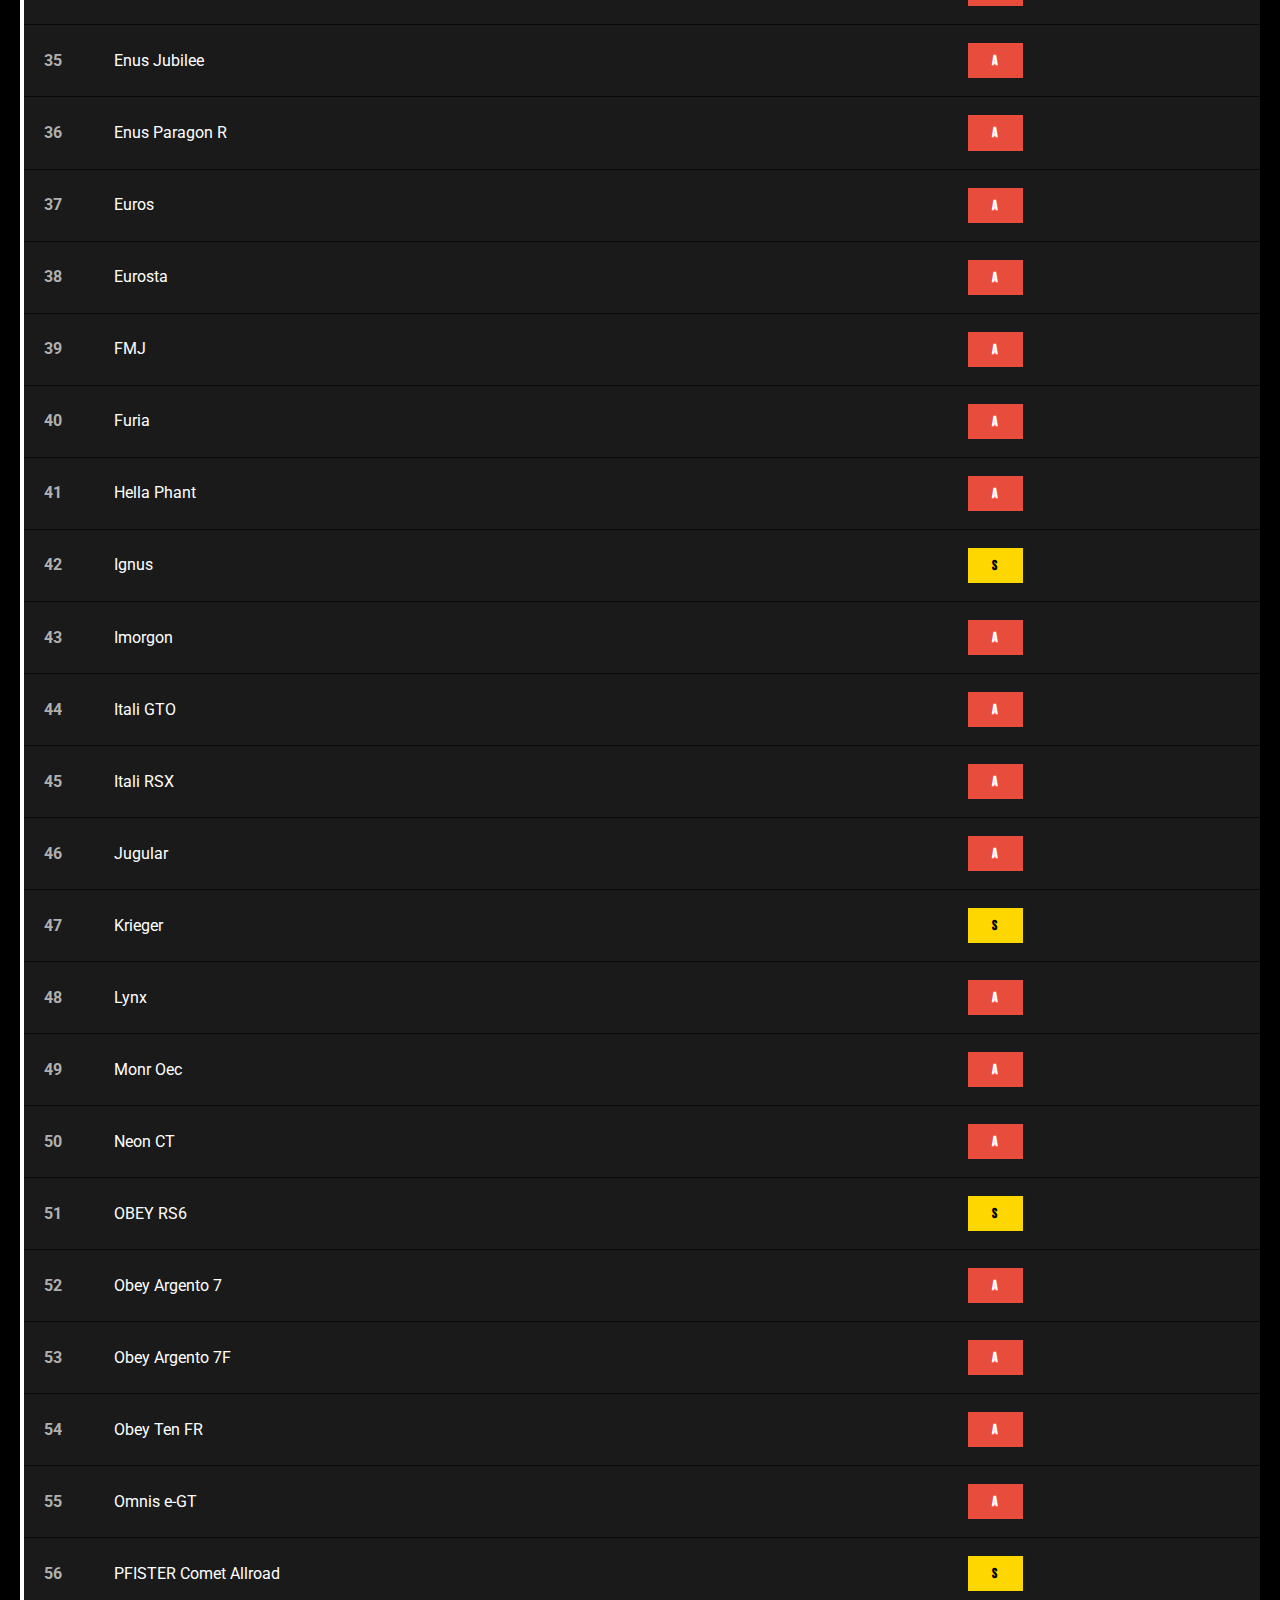
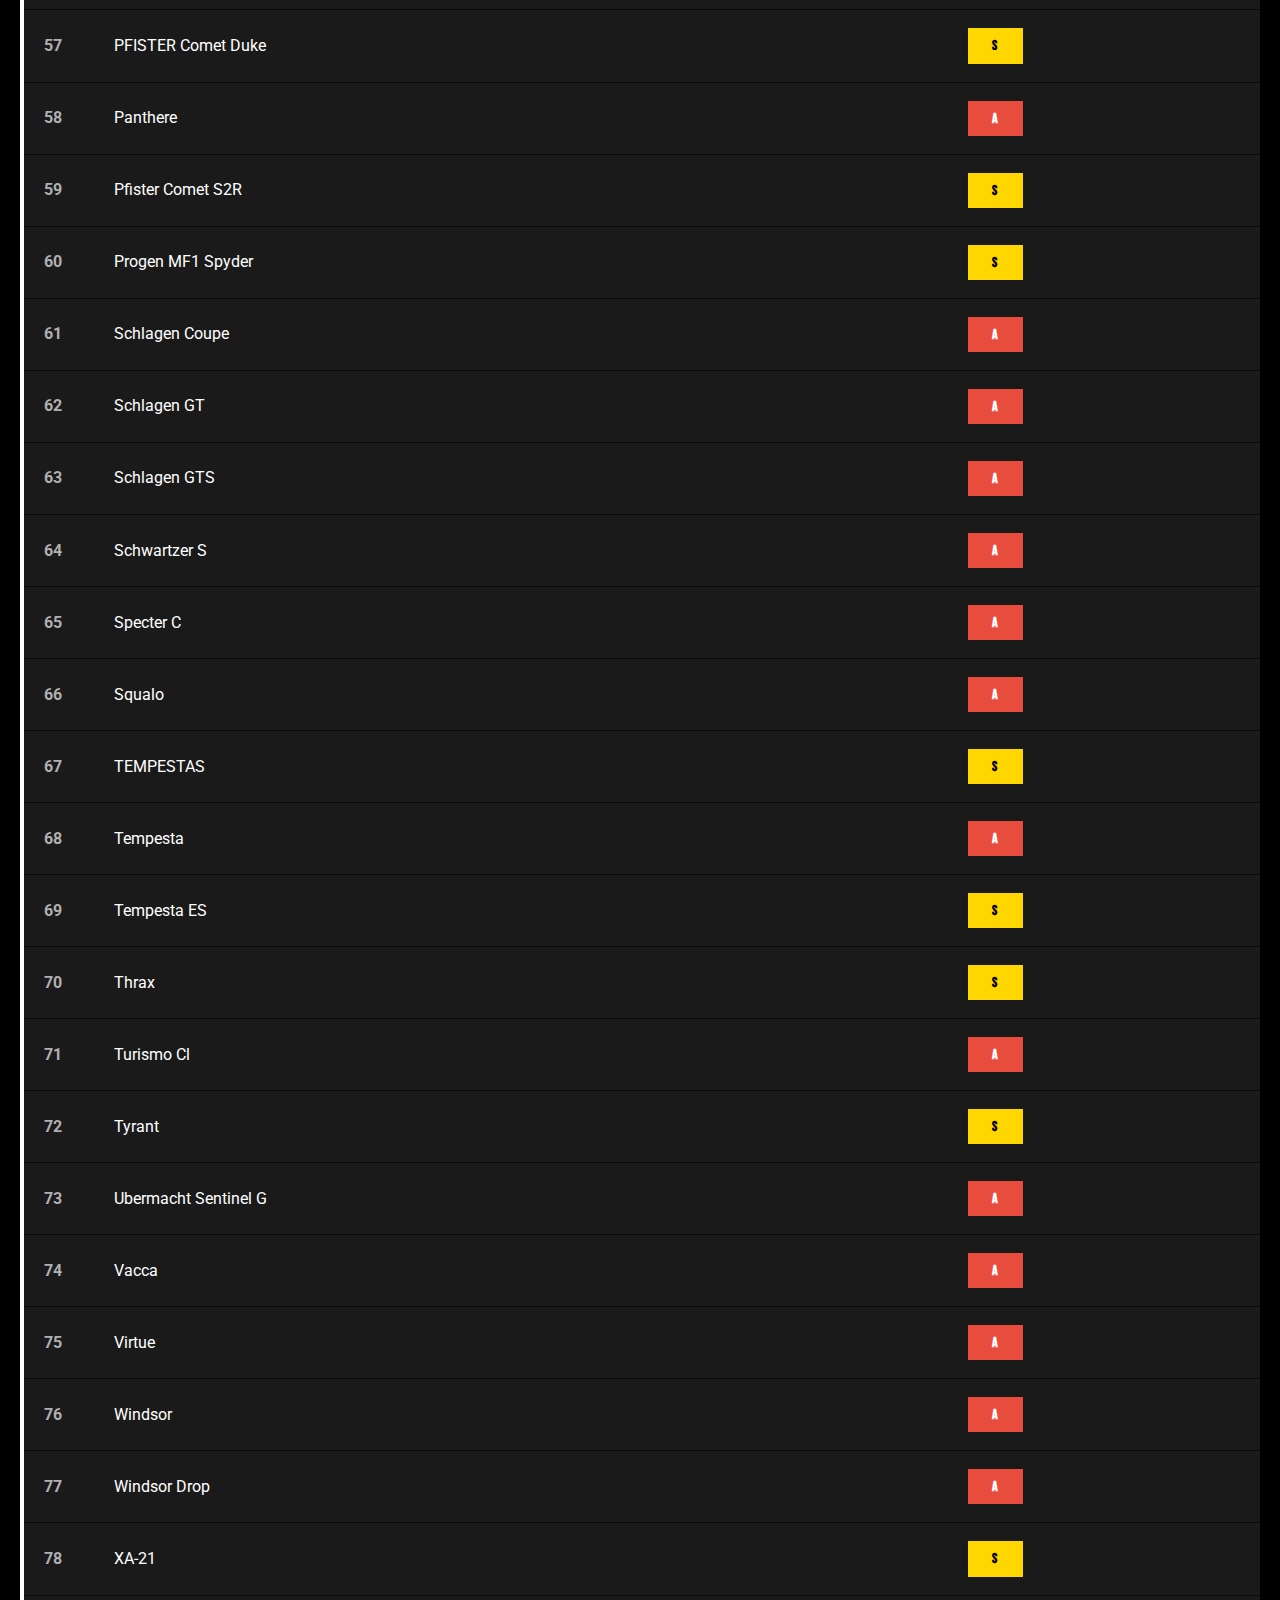
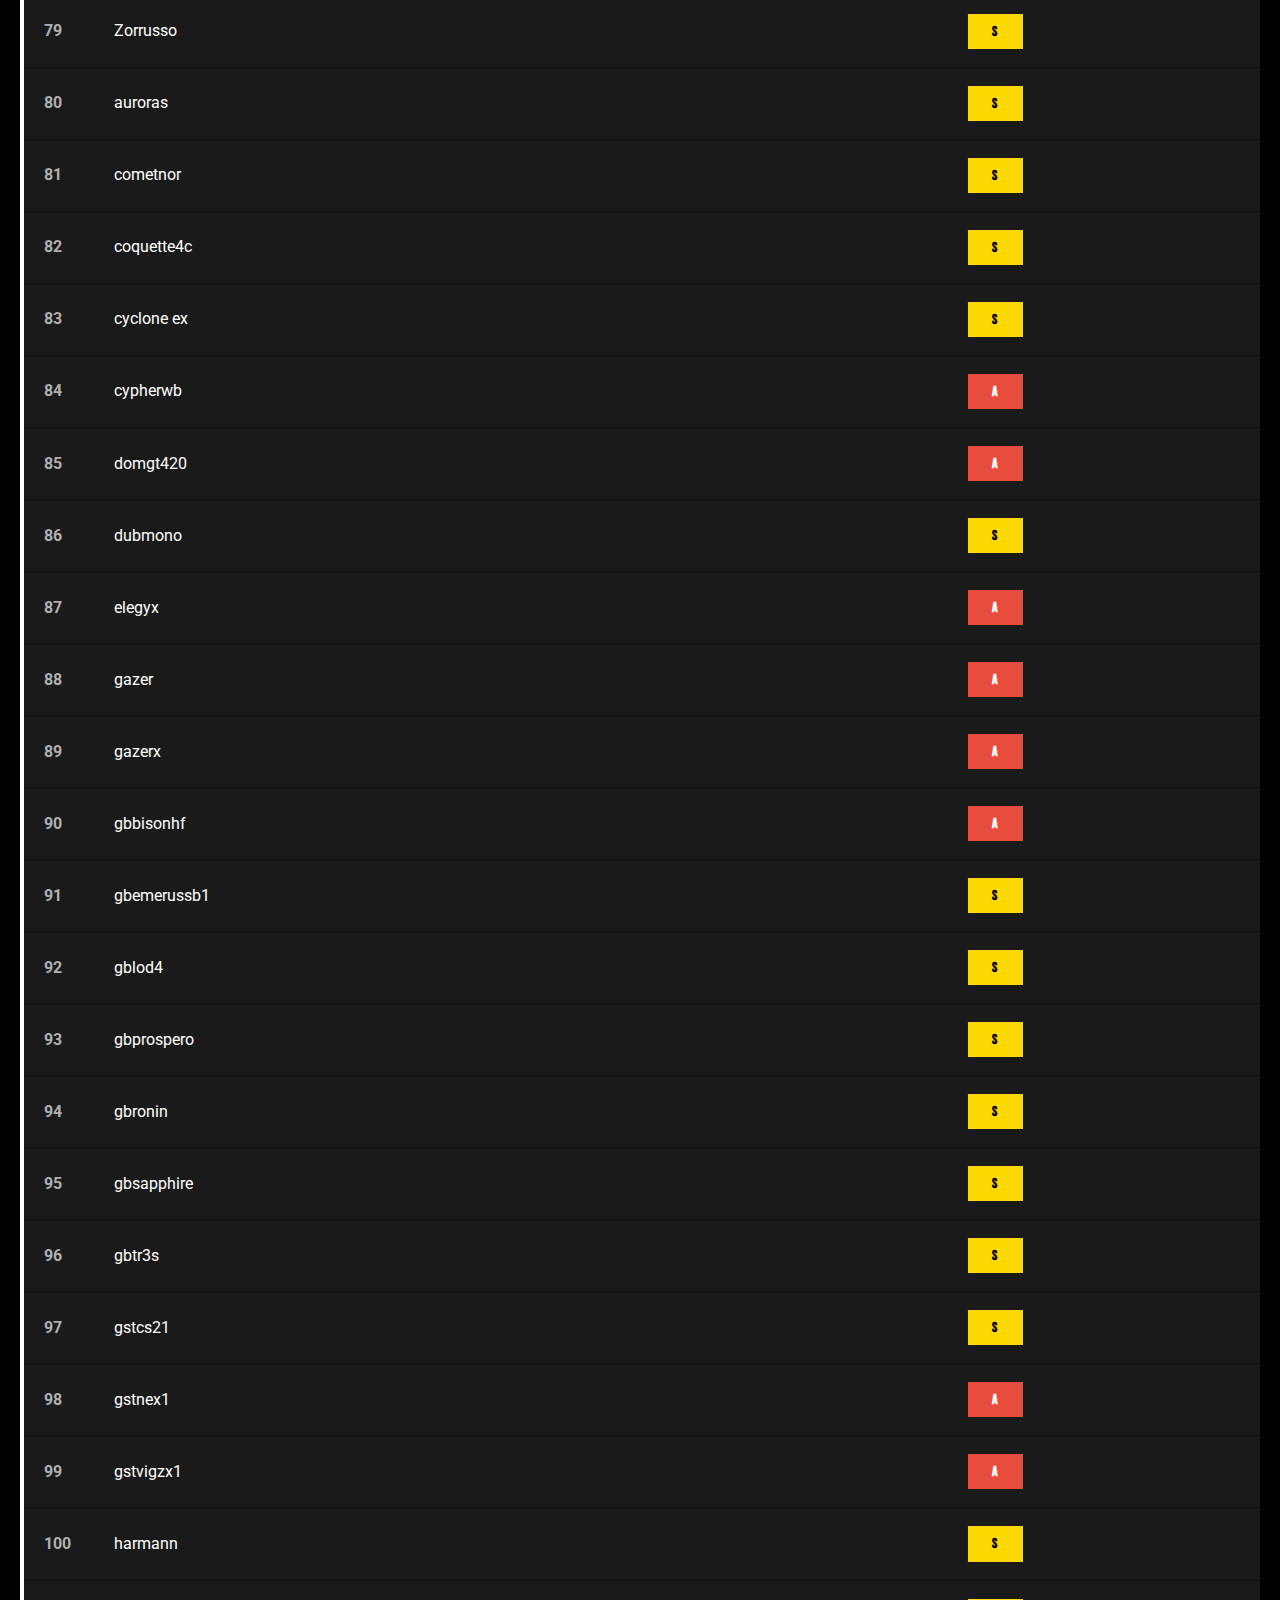
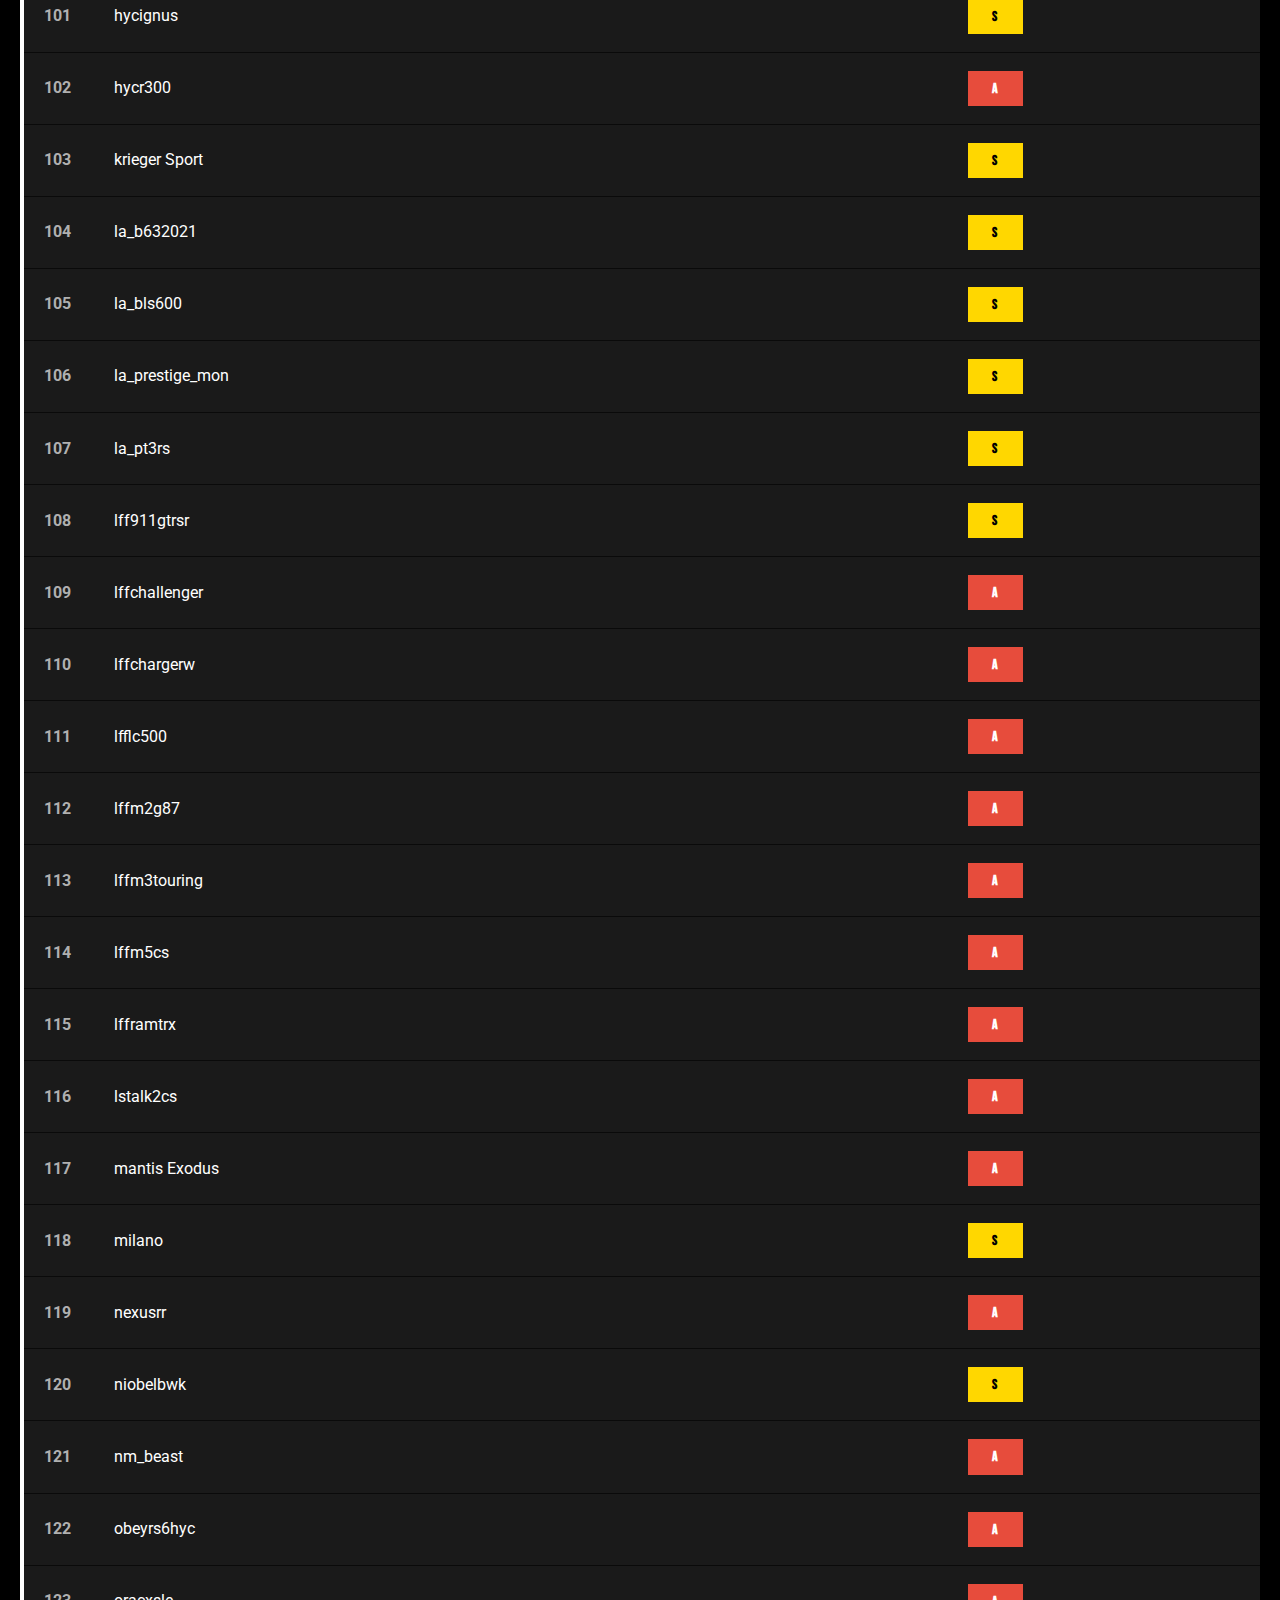
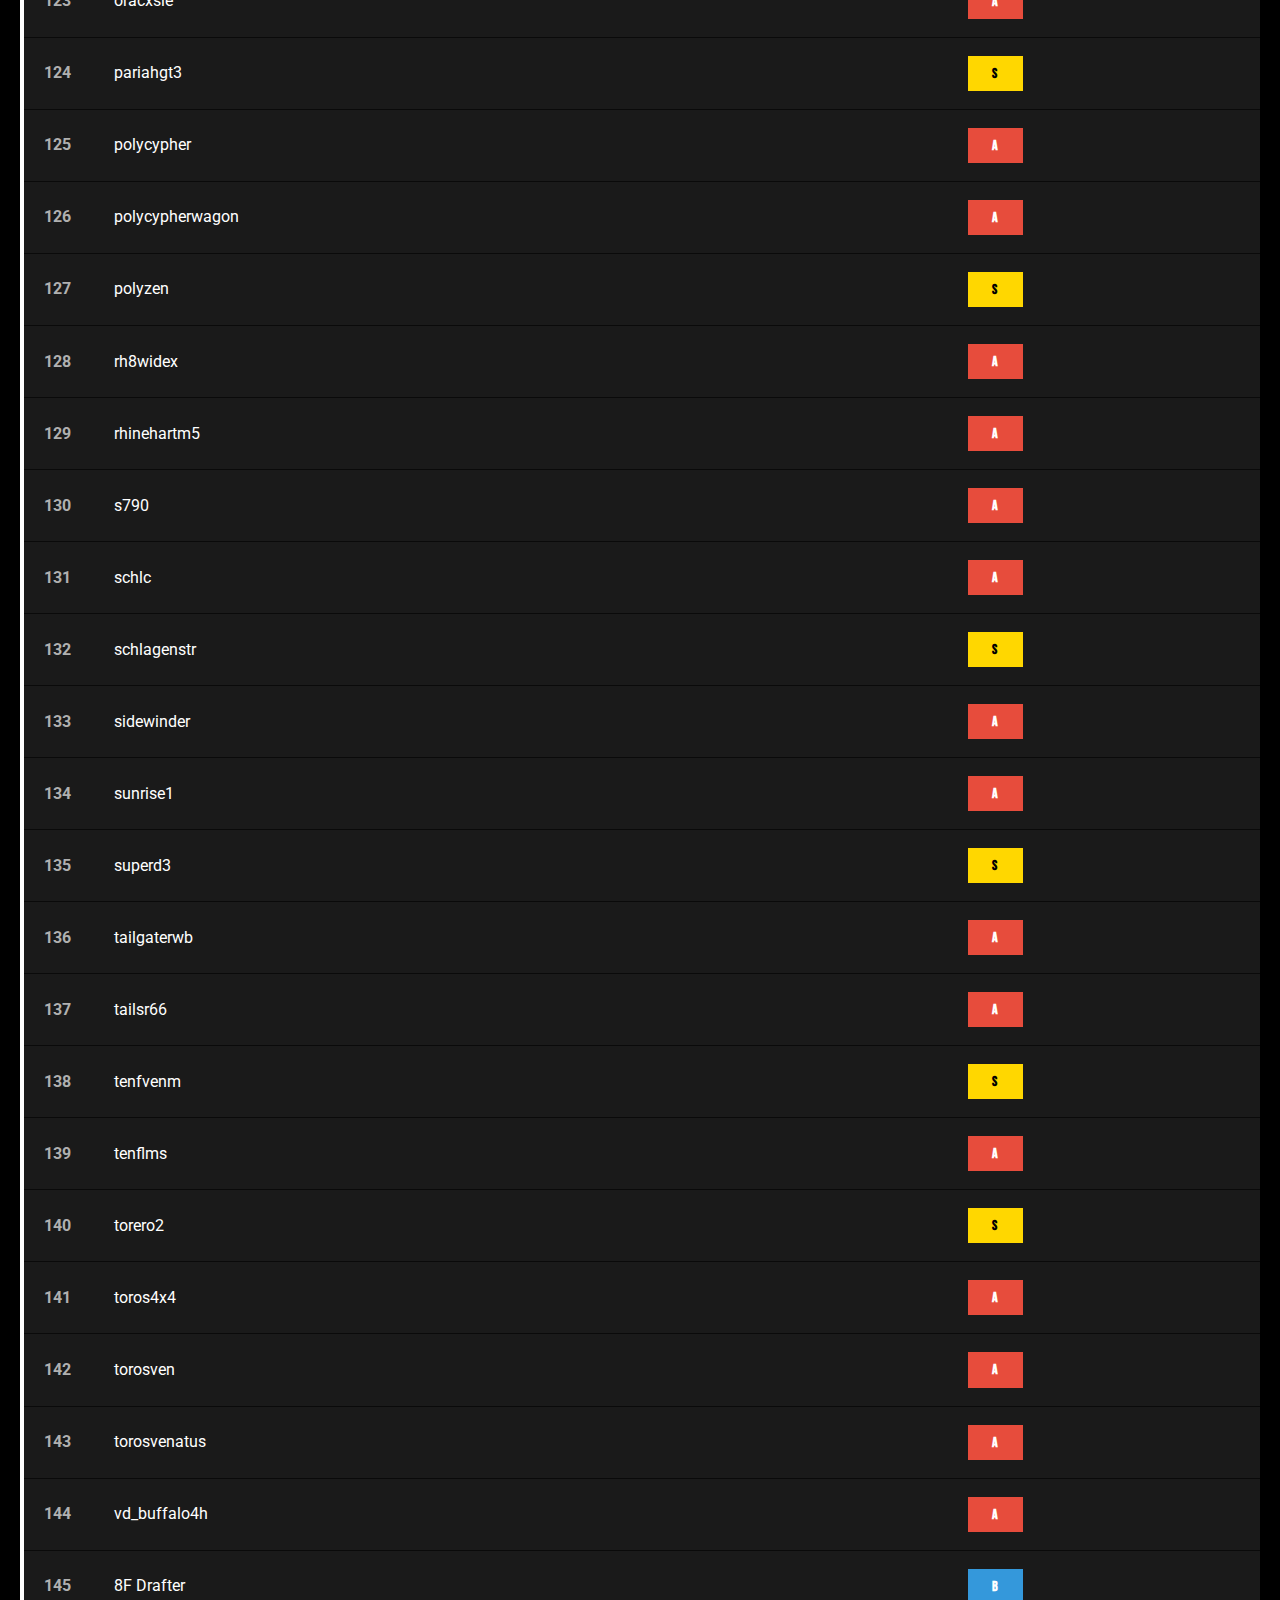
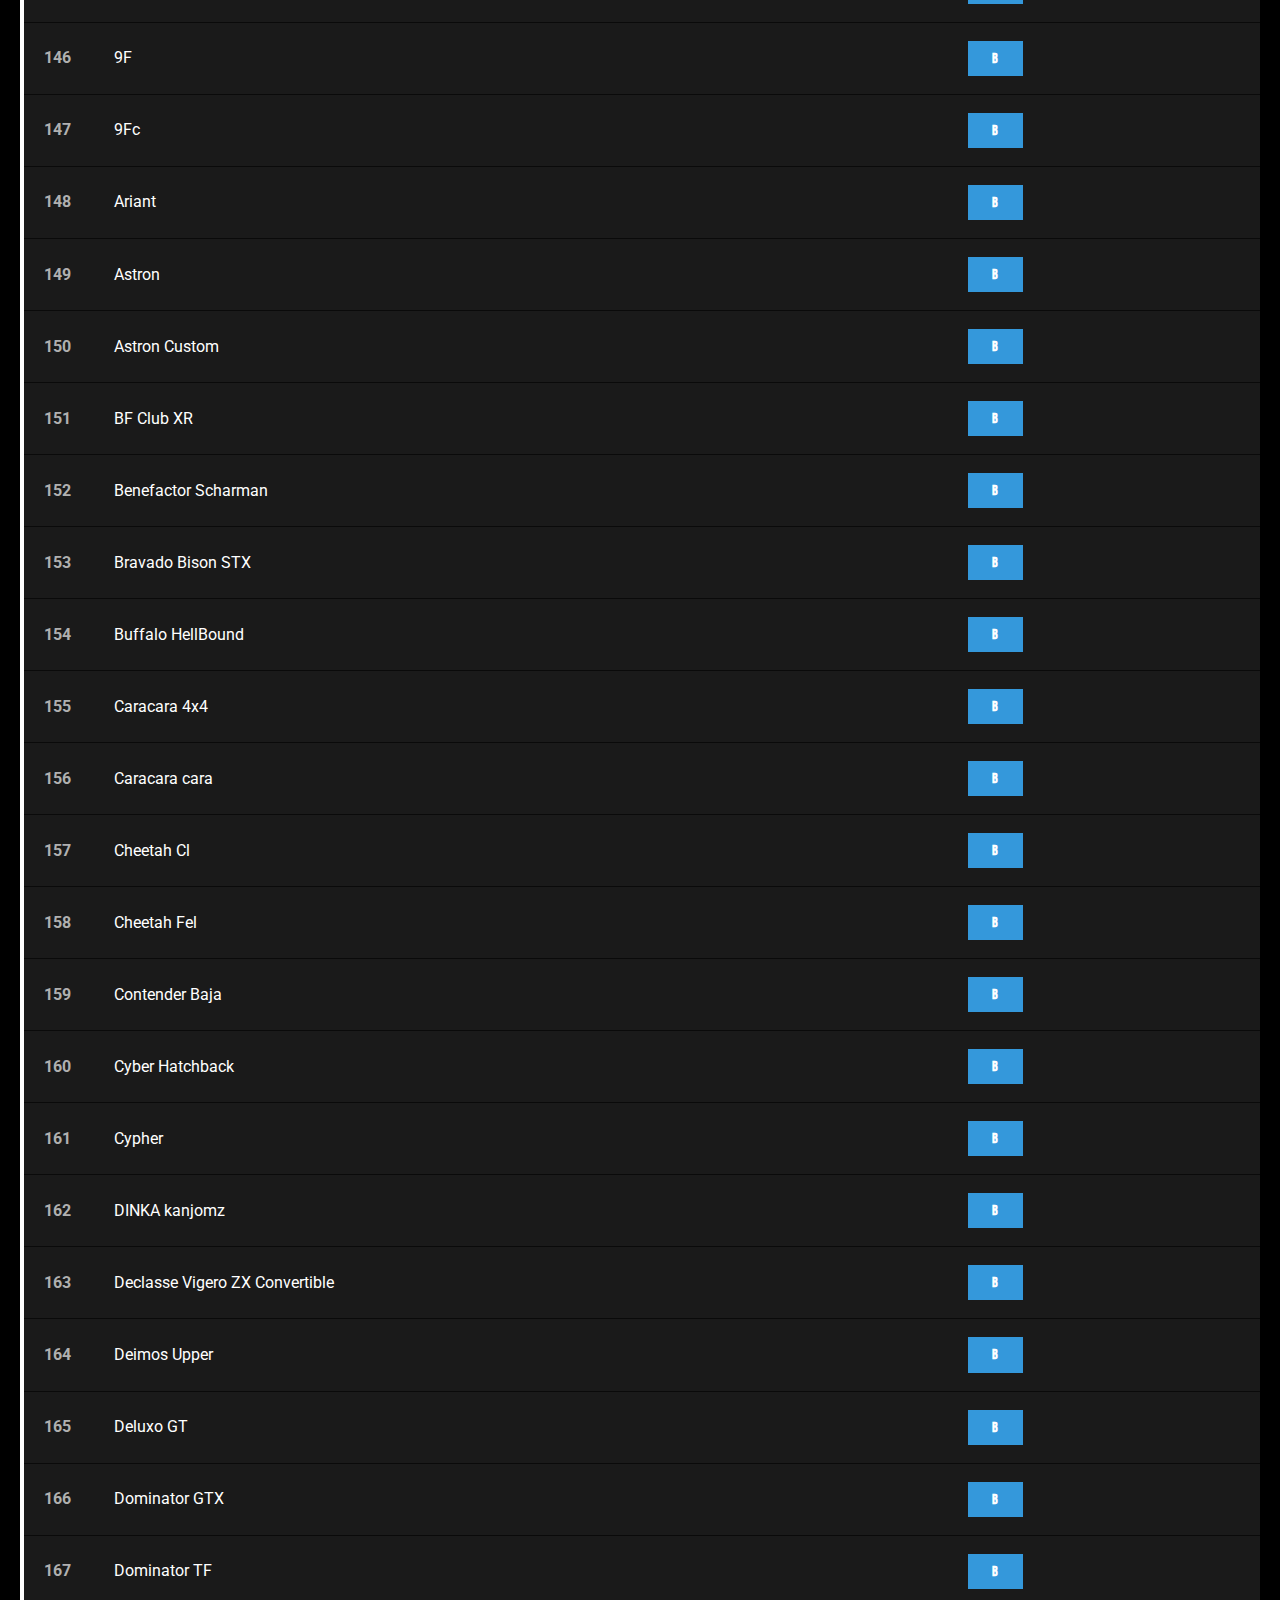
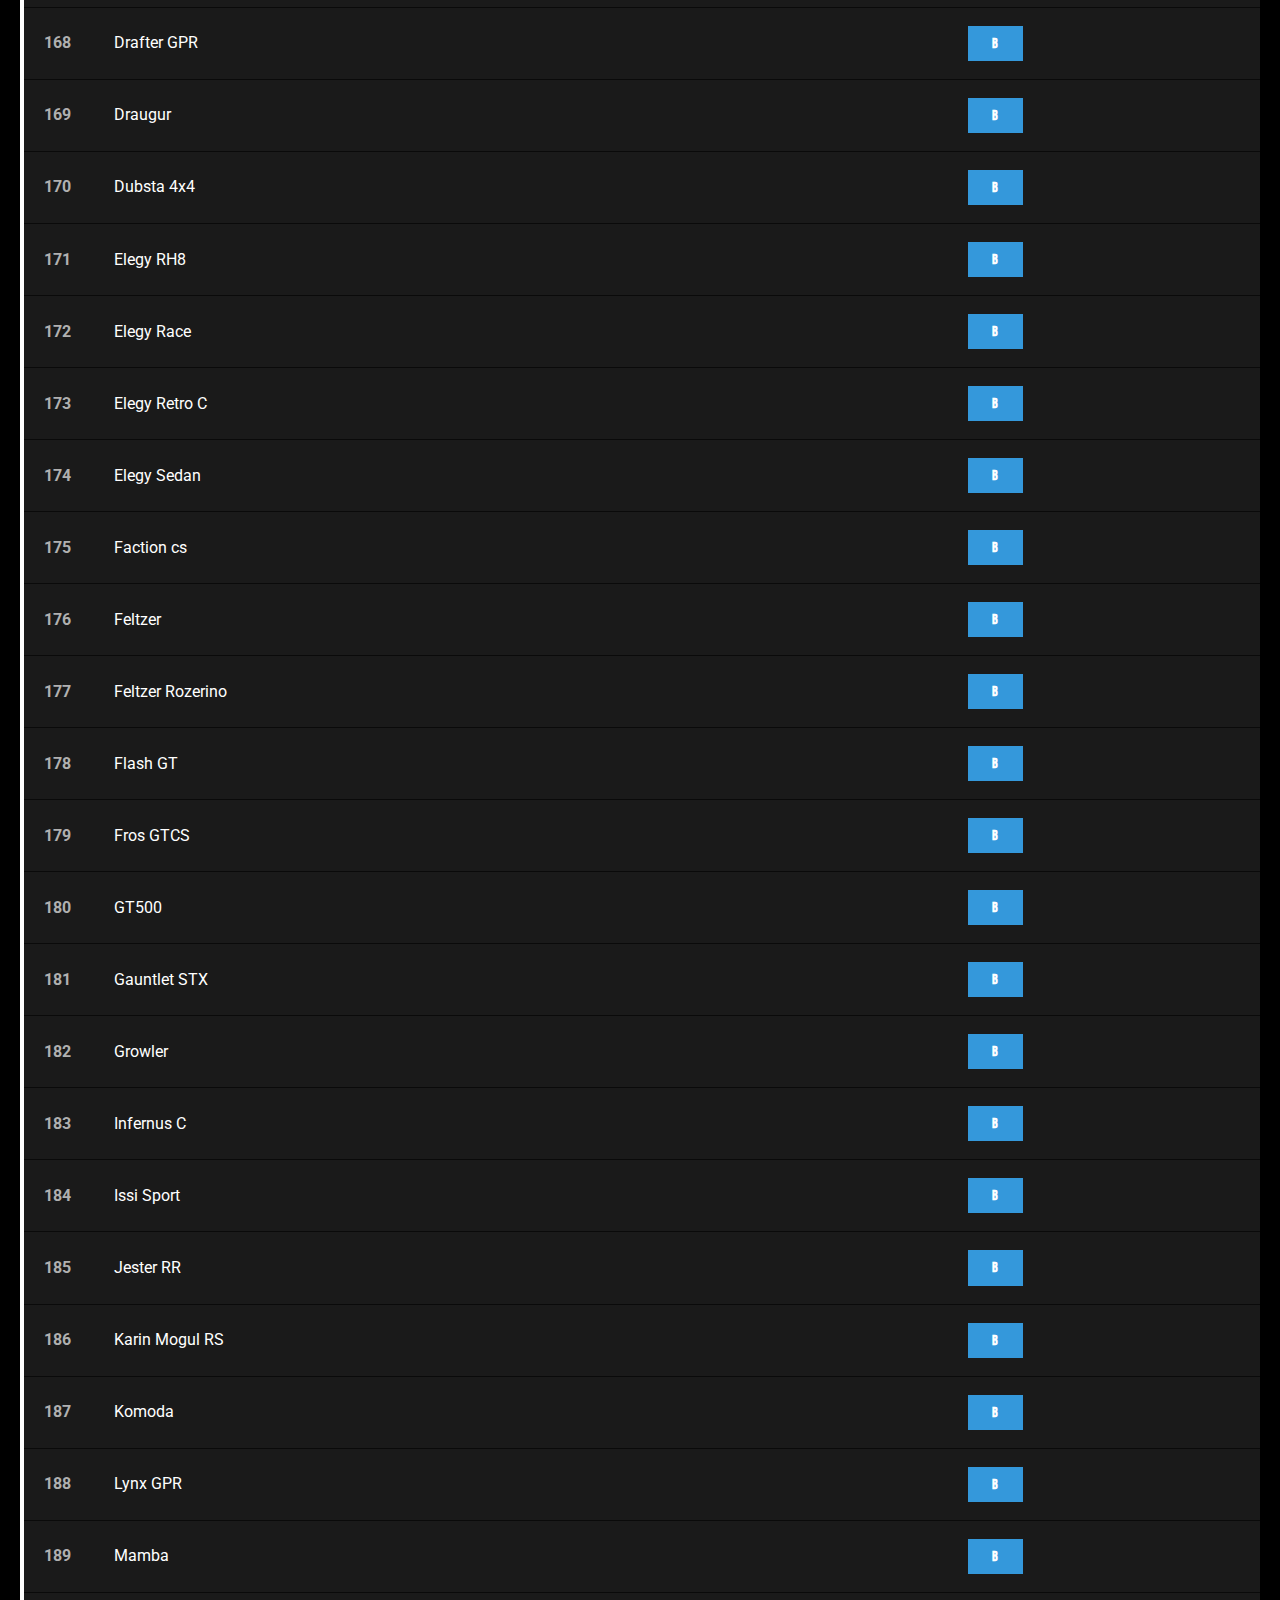
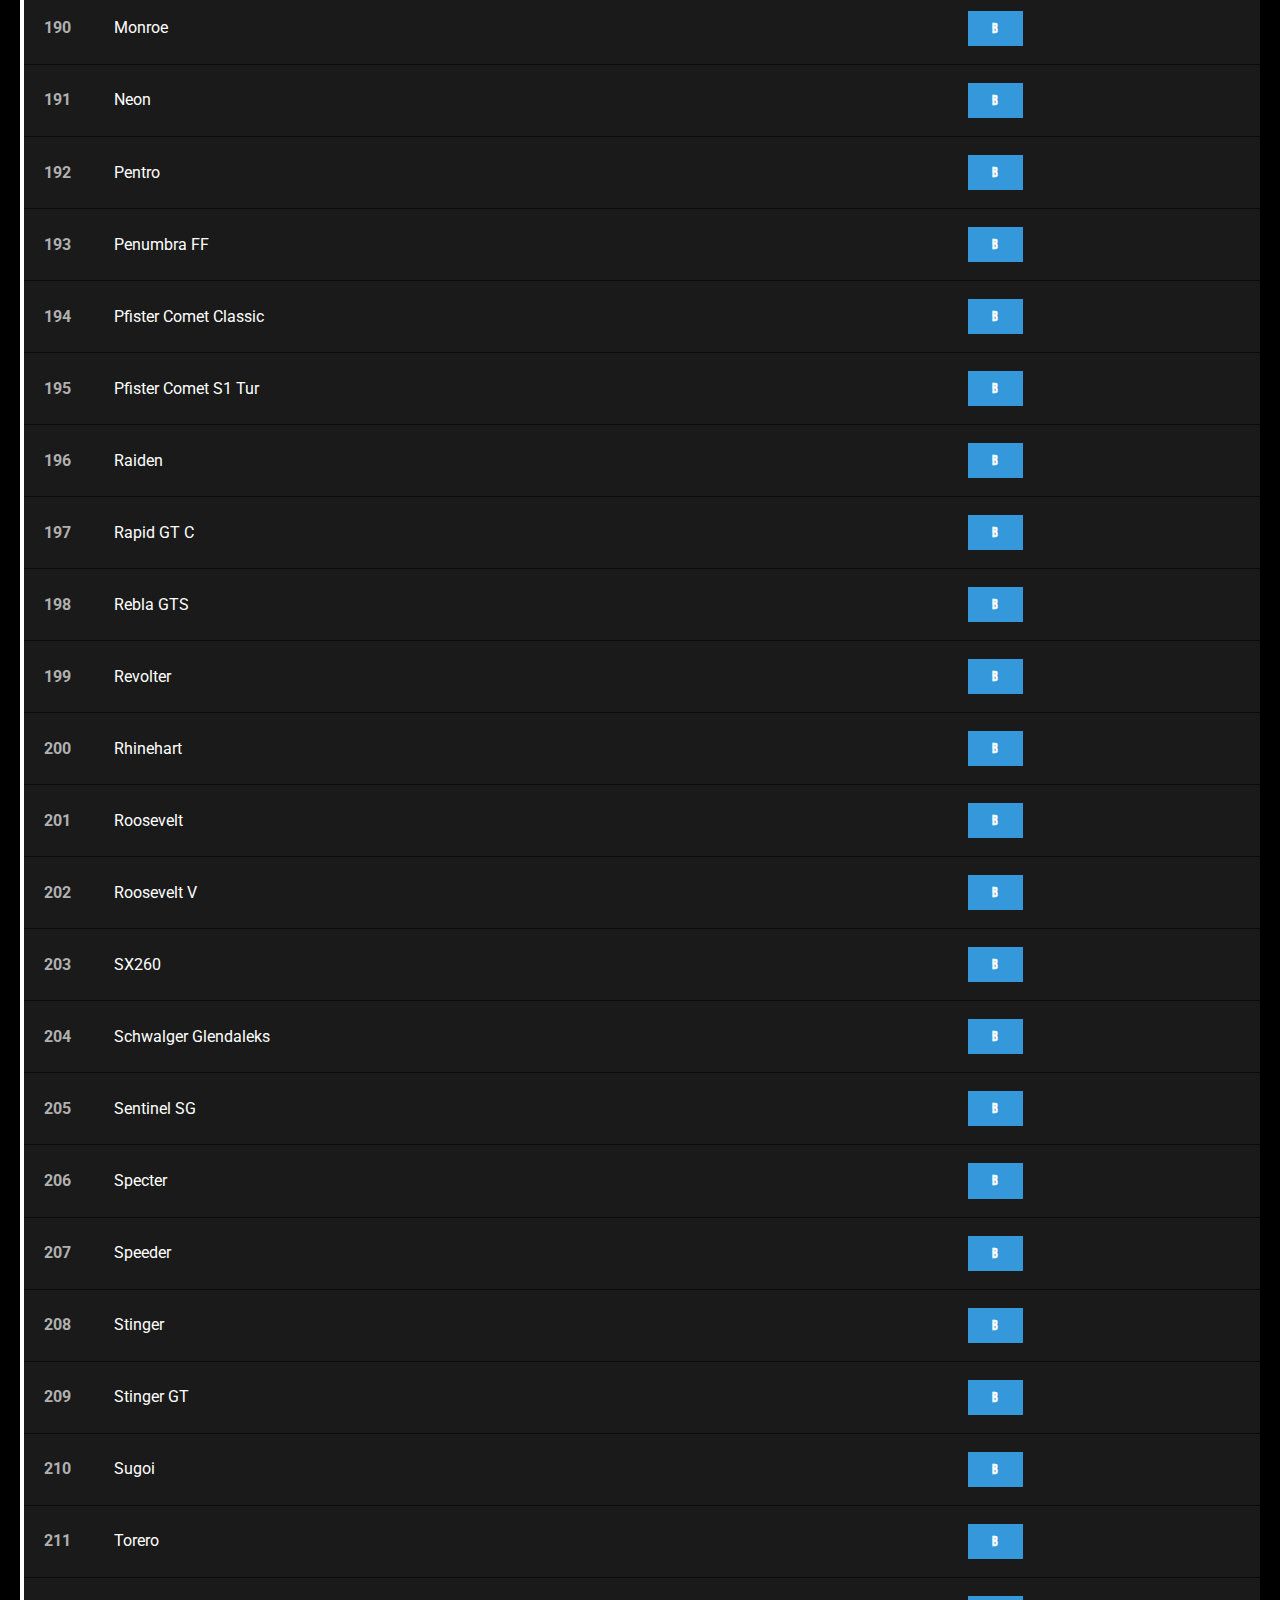
<file: vozidla.html>
<!DOCTYPE html>
<html lang="cs">
<head>
    <meta charset="UTF-8">
    <meta name="viewport" content="width=device-width, initial-scale=1.0">
    <title>Vozidla - Vinewood Car Club</title>
    <link rel="stylesheet" href="style.css">
</head>
<body>
    <!-- Navigační menu -->
    <nav class="navbar">
        <div class="nav-container">
            <div class="nav-logo">
                <img src="banner2.png" alt="VCC Logo" style="height: 40px; width: auto;">
                <h1>THE VINEWOOD<br>CAR CLUB</h1>
            </div>
            <ul class="nav-menu">
                <li class="nav-item">
                    <a href="index.html" class="nav-link">Domů</a>
                </li>
                <li class="nav-item">
                    <a href="trate.html" class="nav-link">Tratě</a>
                </li>
                <li class="nav-item">
                    <a href="vozidla.html" class="nav-link active">Vozidla</a>
                </li>
            </ul>
            <div class="hamburger">
                <span class="bar"></span>
                <span class="bar"></span>
                <span class="bar"></span>
            </div>
        </div>
    </nav>

    <!-- Hlavní obsah -->
    <main class="main-content">
        <div class="container">
            <section class="page-header">
                <h1>SCHVÁLENÁ <span>VOZIDLA</span></h1>
                <p>Seznam vozidel povolených pro závody</p>
            </section>

            <!-- Filtry a vyhledávání -->
            <section class="filters-section">
                <div class="search-box">
                    <input type="text" id="searchInput" placeholder="🔍 Vyhledat vozidlo...">
                </div>
                <div class="class-filters">
                    <button class="class-btn active" data-class="all">Vše (<span id="count-all">0</span>)</button>
                    <button class="class-btn class-s" data-class="S">Třída S (<span id="count-s">0</span>)</button>
                    <button class="class-btn class-a" data-class="A">Třída A (<span id="count-a">0</span>)</button>
                    <button class="class-btn class-b" data-class="B">Třída B (<span id="count-b">0</span>)</button>
                    <button class="class-btn class-c" data-class="C">Třída C (<span id="count-c">0</span>)</button>
                    <button class="class-btn class-d" data-class="D">Třída D (<span id="count-d">0</span>)</button>
                </div>
            </section>

            <!-- Tabulka vozidel -->
            <section class="vehicles-section">
                <div class="results-info">
                    Zobrazeno: <span id="displayedCount">0</span> vozidel
                </div>
                <div class="table-container">
                    <table class="vehicles-table">
                        <thead>
                            <tr>
                                <th>#</th>
                                <th>Název vozidla</th>
                                <th>Třída</th>
                            </tr>
                        </thead>
                        <tbody id="vehiclesTableBody">
                            <!-- Vozidla se načtou pomocí JS -->
                        </tbody>
                    </table>
                </div>
            </section>
        </div>
    </main>

    <!-- Footer -->
    <footer class="footer">
        <div class="container">
            <p>&copy; 2025 THE VINEWOOD CAR CLUB. All Rights Reserved.</p>
        </div>
    </footer>

    <script src="vehicles_data.js"></script>
    <script src="vehicles.js"></script>
    <script src="script.js"></script>
</body>
</html>
</file>
<file: style.css>
@import url('https://fonts.googleapis.com/css2?family=Bebas+Neue&family=Roboto:wght@300;400;700&display=swap');

* {
    margin: 0;
    padding: 0;
    box-sizing: border-box;
}

:root {
    --primary-gold: #ffffff;
    --secondary-gold: #ffffff;
    --dark-bg: #000000;
    --darker-bg: #0a0a0a;
    --card-bg: #1a1a1a;
    --light-text: #ffffff;
    --gray-text: #b0b0b0;
}

body {
    font-family: 'Roboto', sans-serif;
    background-color: var(--dark-bg);
    color: var(--light-text);
    line-height: 1.6;
}

.container {
    max-width: 1400px;
    margin: 0 auto;
    padding: 0 20px;
}

/* Navigace */
.navbar {
    background-color: var(--darker-bg);
    box-shadow: 0 2px 20px rgba(93, 93, 93, 0.399);
    position: sticky;
    top: 0;
    z-index: 1000;
}

.nav-container {
    max-width: 1400px;
    margin: 0 auto;
    padding: 0 30px;
    display: flex;
    justify-content: space-between;
    align-items: center;
    height: 80px;
}

.nav-logo {
    display: flex;
    align-items: center;
    gap: 15px;
}

.nav-logo img {
    height: 50px;
}

.nav-logo h1 {
    font-family: 'Bebas Neue', sans-serif;
    font-size: 1.3rem;
    color: var(--light-text);
    font-weight: 400;
    letter-spacing: 3px;
    line-height: 1.2;
}

.nav-menu {
    display: flex;
    list-style: none;
    gap: 40px;
}

.nav-link {
    color: var(--gray-text);
    text-decoration: none;
    font-weight: 500;
    font-size: 1rem;
    transition: color 0.3s ease;
    padding: 5px 0;
    text-transform: uppercase;
    letter-spacing: 1px;
}

.nav-link:hover,
.nav-link.active {
    color: var(--primary-gold);
}

/* Hamburger menu */
.hamburger {
    display: none;
    flex-direction: column;
    cursor: pointer;
}

.bar {
    width: 28px;
    height: 3px;
    background-color: var(--primary-gold);
    margin: 4px 0;
    transition: 0.3s;
}

/* Banner Hero Section */
.banner {
    position: relative;
    height: 500px;
    background: url('banner.jpg') center/contain no-repeat;
    background-color: #000000;
    display: flex;
    align-items: center;
    justify-content: center;
    overflow: hidden;
}

/* Hlavní obsah */
.main-content {
    padding: 80px 0;
}

.about-section {
    text-align: center;
    margin-bottom: 80px;
}

.about-section h2 {
    font-family: 'Bebas Neue', sans-serif;
    font-size: 3.5rem;
    margin-bottom: 25px;
    color: var(--primary-gold);
    letter-spacing: 3px;
}

.about-section p {
    font-size: 1.2rem;
    color: var(--gray-text);
    max-width: 900px;
    margin: 0 auto;
    line-height: 1.8;
}

/* Diagonal Cards Section */
.quick-links {
    display: grid;
    grid-template-columns: repeat(auto-fit, minmax(400px, 1fr));
    gap: 40px;
    margin-top: 50px;
}

.card {
    position: relative;
    background: linear-gradient(135deg, var(--card-bg) 0%, var(--darker-bg) 100%);
    padding: 50px 40px;
    border-radius: 0;
    overflow: hidden;
    transition: transform 0.4s ease, box-shadow 0.4s ease;
    border-left: 4px solid var(--primary-gold);
}

.card::before {
    content: '';
    position: absolute;
    top: 0;
    right: 0;
    width: 200px;
    height: 200px;
    background: linear-gradient(135deg, transparent 50%, rgba(93, 93, 93, 0.399) 50%);
    transition: 0.4s;
}

.card:hover {
    transform: translateX(10px);
    box-shadow: -10px 10px 40px rgba(93, 93, 93, 0.399);
}

.card:hover::before {
    width: 250px;
    height: 250px;
}

.card-icon {
    font-size: 4rem;
    margin-bottom: 25px;
}

.card h3 {
    font-family: 'Bebas Neue', sans-serif;
    font-size: 2.2rem;
    margin-bottom: 20px;
    color: var(--light-text);
    letter-spacing: 2px;
}

.card p {
    color: var(--gray-text);
    margin-bottom: 30px;
    font-size: 1.1rem;
}

.btn {
    display: inline-block;
    padding: 15px 40px;
    background-color: var(--primary-gold);
    color: var(--dark-bg);
    text-decoration: none;
    font-weight: 700;
    text-transform: uppercase;
    letter-spacing: 2px;
    transition: all 0.3s ease;
    border: 2px solid var(--primary-gold);
}

.btn:hover {
    background-color: transparent;
    color: var(--primary-gold);
}

/* Page Header */
.page-header {
    text-align: center;
    margin-bottom: 60px;
    padding: 60px 0 40px;
    position: relative;
}

.page-header::after {
    content: '';
    position: absolute;
    bottom: 0;
    left: 50%;
    transform: translateX(-50%);
    width: 100px;
    height: 4px;
    background: var(--primary-gold);
}

.page-header h1 {
    font-family: 'Bebas Neue', sans-serif;
    font-size: 4rem;
    margin-bottom: 20px;
    color: var(--light-text);
    letter-spacing: 4px;
}

.page-header h1 span {
    color: var(--primary-gold);
}

.page-header p {
    font-size: 1.3rem;
    color: var(--gray-text);
    text-transform: uppercase;
    letter-spacing: 2px;
}

/* Filtry a vyhledávání */
.filters-section {
    margin-bottom: 50px;
}

.search-box {
    margin-bottom: 30px;
}

.search-box input {
    width: 100%;
    padding: 18px 25px;
    font-size: 1.1rem;
    background-color: var(--card-bg);
    border: 2px solid var(--card-bg);
    color: var(--light-text);
    transition: border-color 0.3s ease;
    font-family: 'Roboto', sans-serif;
}

.search-box input:focus {
    outline: none;
    border-color: var(--primary-gold);
}

.search-box input::placeholder {
    color: var(--gray-text);
    text-transform: uppercase;
    letter-spacing: 1px;
}

.class-filters {
    display: flex;
    gap: 15px;
    flex-wrap: wrap;
}

.class-btn {
    padding: 12px 25px;
    background-color: var(--card-bg);
    color: var(--light-text);
    border: 2px solid var(--card-bg);
    font-weight: 700;
    cursor: pointer;
    transition: all 0.3s ease;
    text-transform: uppercase;
    letter-spacing: 1px;
    font-family: 'Bebas Neue', sans-serif;
    font-size: 1.1rem;
}

.class-btn:hover {
    border-color: var(--primary-gold);
}

.class-btn.active {
    background-color: var(--primary-gold);
    border-color: var(--primary-gold);
    color: var(--dark-bg);
}

.class-btn.class-s.active {
    background-color: #FFD700;
    border-color: #FFD700;
    color: #000;
}

.class-btn.class-a.active {
    background-color: #e74c3c;
    border-color: #e74c3c;
    color: #fff;
}

.class-btn.class-b.active {
    background-color: #3498db;
    border-color: #3498db;
    color: #fff;
}

.class-btn.class-c.active {
    background-color: #2ecc71;
    border-color: #2ecc71;
    color: #fff;
}

.class-btn.class-d.active {
    background-color: #95a5a6;
    border-color: #95a5a6;
    color: #fff;
}

/* Tabulka vozidel */
.vehicles-section {
    margin-top: 40px;
}

.results-info {
    margin-bottom: 20px;
    color: var(--gray-text);
    font-size: 1rem;
    text-transform: uppercase;
    letter-spacing: 1px;
}

.table-container {
    background-color: var(--card-bg);
    overflow: hidden;
    box-shadow: 0 5px 30px rgba(0, 0, 0, 0.5);
    border-left: 4px solid var(--primary-gold);
}

.vehicles-table {
    width: 100%;
    border-collapse: collapse;
}

.vehicles-table thead {
    background-color: var(--darker-bg);
}

.vehicles-table th {
    padding: 20px;
    text-align: left;
    font-weight: 700;
    color: var(--primary-gold);
    text-transform: uppercase;
    font-size: 1rem;
    letter-spacing: 2px;
    font-family: 'Bebas Neue', sans-serif;
}

.vehicles-table tbody tr {
    border-bottom: 1px solid var(--darker-bg);
    transition: background-color 0.2s ease;
}

.vehicles-table tbody tr:hover {
    background-color: rgba(93, 93, 93, 0.399);
}

.vehicles-table td {
    padding: 18px 20px;
    color: var(--light-text);
}

.vehicles-table td:first-child {
    color: var(--gray-text);
    font-weight: 700;
    width: 70px;
}

.no-results {
    text-align: center;
    padding: 50px !important;
    color: var(--gray-text);
    font-style: italic;
    font-size: 1.2rem;
}

/* Odznaky tříd */
.class-badge {
    display: inline-block;
    padding: 6px 18px;
    font-weight: 700;
    font-size: 0.9rem;
    text-align: center;
    min-width: 55px;
    text-transform: uppercase;
    letter-spacing: 1px;
    font-family: 'Bebas Neue', sans-serif;
}

.class-badge.class-s {
    background-color: #FFD700;
    color: #000;
}

.class-badge.class-a {
    background-color: #e74c3c;
    color: #fff;
}

.class-badge.class-b {
    background-color: #3498db;
    color: #fff;
}

.class-badge.class-c {
    background-color: #2ecc71;
    color: #fff;
}

.class-badge.class-d {
    background-color: #95a5a6;
    color: #fff;
}

/* Content placeholder */
.content-placeholder {
    display: flex;
    justify-content: center;
    align-items: center;
    min-height: 400px;
}

.content-placeholder .card {
    max-width: 700px;
    width: 100%;
    text-align: center;
}

/* Track Detail Page */
.back-link {
    margin-bottom: 30px;
}

.back-link a {
    color: var(--primary-gold);
    text-decoration: none;
    font-size: 1.1rem;
    font-weight: 600;
    text-transform: uppercase;
    letter-spacing: 1px;
    transition: color 0.3s ease;
    display: inline-flex;
    align-items: center;
    gap: 10px;
}

.back-link a:hover {
    color: var(--secondary-gold);
}

.track-detail-banner {
    width: 100%;
    margin-bottom: 60px;
    overflow: hidden;
    border-left: 4px solid var(--primary-gold);
    box-shadow: 0 5px 30px rgba(0, 0, 0, 0.5);
}

.track-detail-banner img {
    width: 100%;
    height: auto;
    display: block;
}

.track-detail-content h1 {
    font-family: 'Bebas Neue', sans-serif;
    font-size: 4rem;
    color: var(--light-text);
    margin-bottom: 60px;
    letter-spacing: 4px;
    text-align: center;
}

.track-detail-content h1 span {
    color: var(--primary-gold);
}

.track-info-grid {
    display: grid;
    grid-template-columns: 1fr 1fr;
    gap: 50px;
    margin-bottom: 60px;
    align-items: start;
}

.track-map,
.track-champion {
    background: var(--card-bg);
    padding: 40px;
    border-left: 4px solid var(--primary-gold);
}

.track-map h4,
.track-champion h4 {
    font-family: 'Bebas Neue', sans-serif;
    font-size: 2rem;
    color: var(--primary-gold);
    margin-bottom: 30px;
    letter-spacing: 2px;
    text-align: center;
}

.track-map img,
.track-champion img {
    width: 100%;
    height: auto;
    display: block;
    border: 3px solid rgba(93, 93, 93, 0.399);
    transition: all 0.3s ease;
}

.track-map img:hover,
.track-champion img:hover {
    border-color: var(--primary-gold);
    transform: scale(1.02);
}

.champion-name {
    font-family: 'Bebas Neue', sans-serif;
    font-size: 2.5rem;
    color: var(--primary-gold);
    margin-top: 25px;
    letter-spacing: 3px;
    text-align: center;
}

.track-description {
    padding: 50px;
    background: var(--card-bg);
    border-left: 4px solid var(--primary-gold);
}

.track-description h4 {
    font-family: 'Bebas Neue', sans-serif;
    font-size: 2.2rem;
    color: var(--primary-gold);
    margin-bottom: 25px;
    letter-spacing: 2px;
    text-align: center;
}

.track-description p {
    color: var(--gray-text);
    line-height: 1.9;
    font-size: 1.15rem;
    text-align: center;
    max-width: 900px;
    margin: 0 auto;
}

/* Footer */
.footer {
    background-color: var(--darker-bg);
    padding: 40px 0;
    text-align: center;
    margin-top: 100px;
    border-top: 3px solid var(--primary-gold);
}

.footer p {
    color: var(--gray-text);
    text-transform: uppercase;
    letter-spacing: 2px;
}

/* Responzivní design */
@media screen and (max-width: 768px) {
    .hamburger {
        display: flex;
    }

    .nav-menu {
        position: fixed;
        left: -100%;
        top: 80px;
        flex-direction: column;
        background-color: var(--darker-bg);
        width: 100%;
        text-align: center;
        transition: 0.3s;
        box-shadow: 0 10px 27px rgba(0, 0, 0, 0.8);
        padding: 30px 0;
    }

    .nav-menu.active {
        left: 0;
    }

    .nav-item {
        margin: 20px 0;
    }

    .banner {
        height: 300px;
    }

    .about-section h2 {
        font-size: 2.5rem;
    }

    .page-header h1 {
        font-size: 2.5rem;
    }

    .quick-links {
        grid-template-columns: 1fr;
    }

    .class-filters {
        flex-direction: column;
    }

    .class-btn {
        width: 100%;
    }

    .table-container {
        overflow-x: auto;
    }

    .vehicles-table {
        font-size: 0.9rem;
    }

    .vehicles-table th,
    .vehicles-table td {
        padding: 12px 10px;
    }

    .vehicles-table td:first-child {
        width: 50px;
    }

    /* Responzivní track detail */
    .track-detail-content h1 {
        font-size: 2.5rem;
        margin-bottom: 40px;
    }

    .track-info-grid {
        grid-template-columns: 1fr;
        gap: 30px;
    }

    .track-map,
    .track-champion {
        padding: 25px;
    }

    .track-map h4,
    .track-champion h4 {
        font-size: 1.5rem;
        margin-bottom: 20px;
    }

    .champion-name {
        font-size: 1.8rem;
        margin-top: 15px;
    }

    .track-description {
        padding: 30px 20px;
    }

    .track-description h4 {
        font-size: 1.8rem;
    }

    .track-description p {
        font-size: 1rem;
    }

    .back-link a {
        font-size: 1rem;
    }
}
</file>
